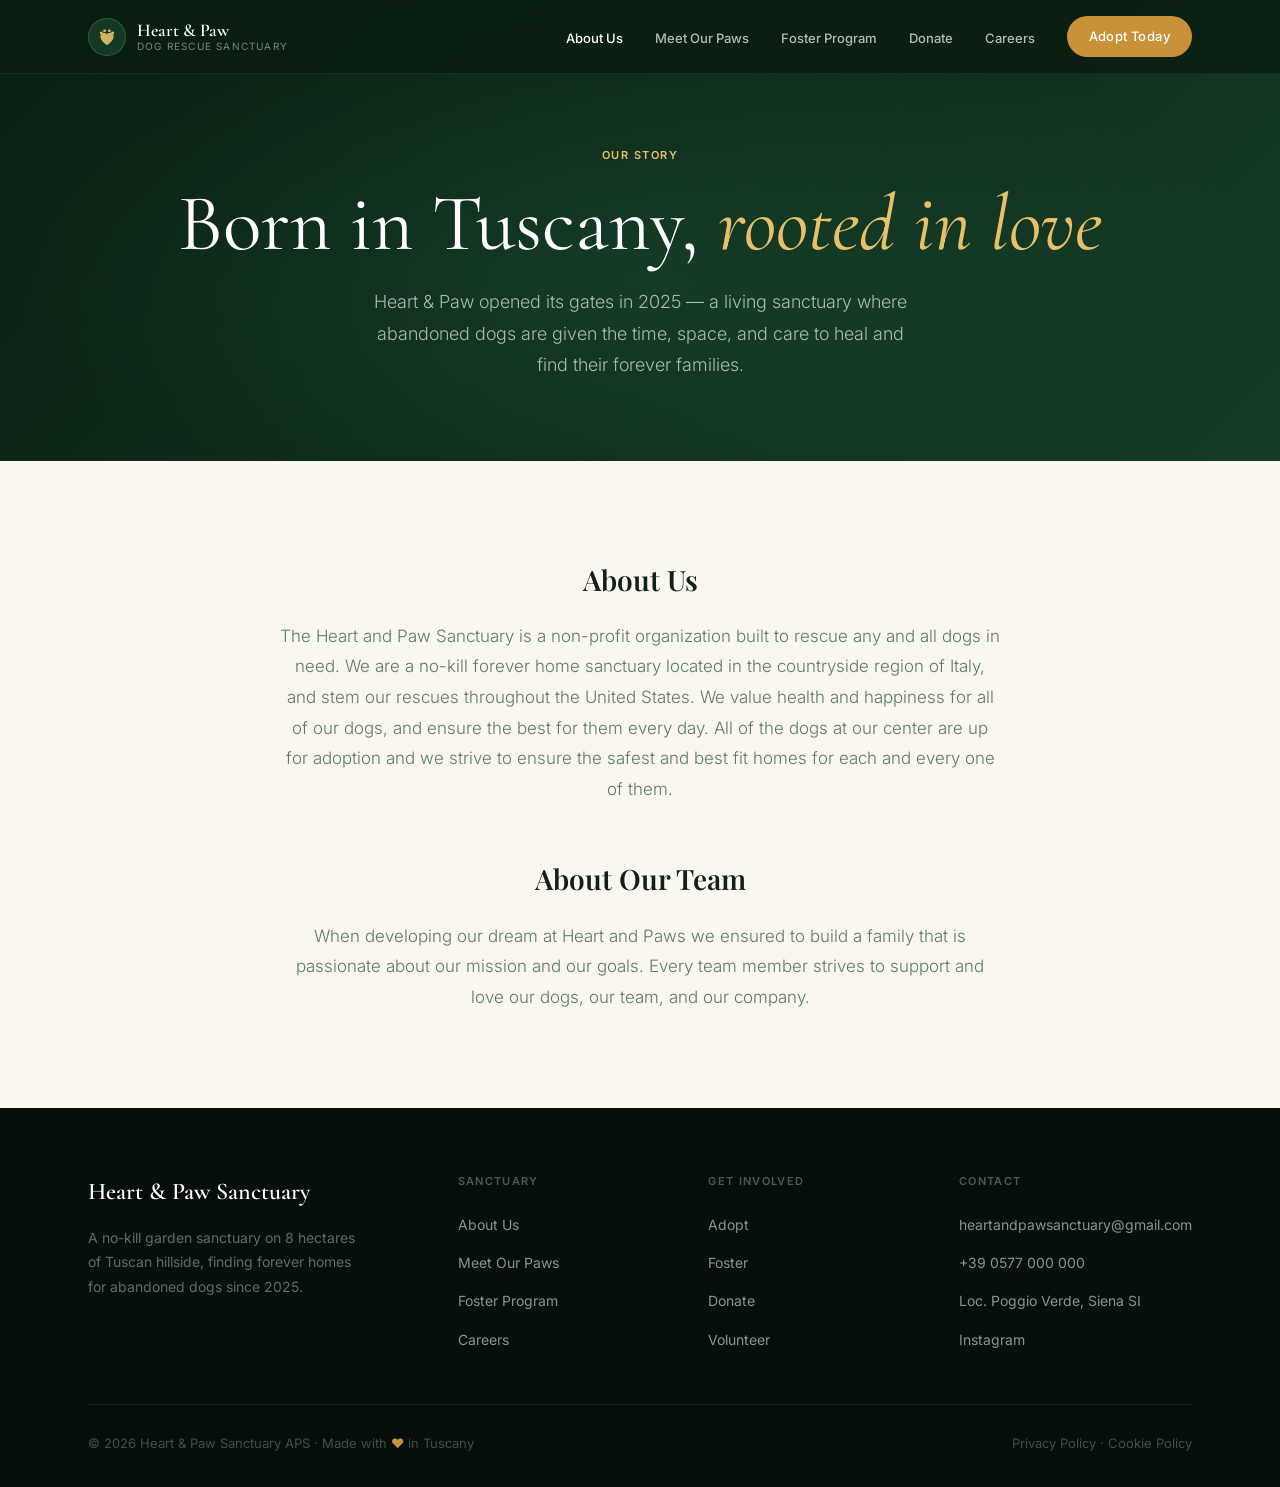
<file: about.html>
<!DOCTYPE html>
<html lang="en">
<head>
  <meta charset="UTF-8"/>
  <meta name="viewport" content="width=device-width, initial-scale=1.0"/>
  <title>About Us — Heart & Paw Sanctuary</title>
  <link rel="preconnect" href="https://fonts.googleapis.com"/>
  <link rel="preconnect" href="https://fonts.gstatic.com" crossorigin/>
  <link href="https://fonts.googleapis.com/css2?family=Playfair+Display:ital,wght@0,400;0,600;0,700;1,400;1,600&family=Cormorant+Garamond:ital,wght@0,300;0,400;0,600;1,300;1,400;1,600&family=Inter:wght@300;400;500;600&display=swap" rel="stylesheet"/>
  <link rel="stylesheet" href="shared.css"/>
  <style>
    .about-content {
      position: relative;
      padding-block: 96px;
      overflow: hidden;
    }
    .about-content::before {
      content: '';
      position: absolute;
      inset: -20px;
      background: url('https://images.unsplash.com/photo-1534430480872-3498386e7856?w=1600&q=80') center / cover no-repeat;
      filter: blur(10px);
      z-index: 0;
    }
    .about-content::after {
      content: '';
      position: absolute;
      inset: 0;
      background: rgba(251,248,241,0.65);
      z-index: 1;
    }
    .about-content-inner {
      position: relative;
      z-index: 2;
      max-width: 720px;
      margin-inline: auto;
      text-align: center;
    }
    .about-section-title {
      font-family: var(--font-serif);
      font-size: 28px;
      font-weight: 600;
      color: var(--text-dark);
      margin-bottom: 18px;
      margin-top: 52px;
    }
    .about-section-title:first-child { margin-top: 0; }
    .about-body {
      font-size: 17px;
      color: var(--text-soft);
      line-height: 1.8;
      font-weight: 300;
    }
  </style>
</head>
<body>

  <!-- NAV -->
  <nav class="nav">
    <div class="container nav-inner">
      <a href="index.html" class="nav-logo" aria-label="Heart and Paw Sanctuary home">
        <div class="nav-logo-mark">
          <svg viewBox="0 0 24 24" fill="none">
            <ellipse cx="5.2" cy="7" rx="1.9" ry="1.5" transform="rotate(-30 5.2 7)" fill="rgba(232,192,106,0.9)"/>
            <ellipse cx="9.2" cy="4.5" rx="1.9" ry="1.5" transform="rotate(-10 9.2 4.5)" fill="rgba(232,192,106,0.9)"/>
            <ellipse cx="14.8" cy="4.5" rx="1.9" ry="1.5" transform="rotate(10 14.8 4.5)" fill="rgba(232,192,106,0.9)"/>
            <ellipse cx="18.8" cy="7" rx="1.9" ry="1.5" transform="rotate(30 18.8 7)" fill="rgba(232,192,106,0.9)"/>
            <path d="M12 22C12 22 4 17 4 11.5C4 8.97 6.01 7 8.5 7C10.24 7 11.41 8.08 12 9C12.59 8.08 13.76 7 15.5 7C17.99 7 20 8.97 20 11.5C20 17 12 22 12 22Z" fill="rgba(232,192,106,0.9)"/>
          </svg>
        </div>
        <div class="nav-brand">
          <span class="nav-brand-top">Heart &amp; Paw</span>
          <span class="nav-brand-sub">Dog Rescue Sanctuary</span>
        </div>
      </a>
      <ul class="nav-links">
        <li><a href="about.html" class="active">About Us</a></li>
        <li><a href="index.html#dogs">Meet Our Paws</a></li>
        <li><a href="foster.html">Foster Program</a></li>
        <li><a href="donate.html">Donate</a></li>
        <li><a href="careers.html">Careers</a></li>
        <li><a href="index.html#contact" class="btn nav-cta">Adopt Today</a></li>
      </ul>
      <button class="nav-hamburger" aria-label="Toggle menu" onclick="toggleNav()">
        <span></span><span></span><span></span>
      </button>
    </div>
  </nav>

  <!-- PAGE HERO -->
  <section class="page-hero">
    <div class="container page-hero-content">
      <span class="tag">Our Story</span>
      <h1>Born in Tuscany, <em>rooted in love</em></h1>
      <p>Heart &amp; Paw opened its gates in 2025 — a living sanctuary where abandoned dogs are given the time, space, and care to heal and find their forever families.</p>
    </div>
  </section>

  <!-- ABOUT CONTENT -->
  <section class="about-content">
    <div class="container">
      <div class="about-content-inner reveal">
        <h2 class="about-section-title">About Us</h2>
        <p class="about-body">The Heart and Paw Sanctuary is a non-profit organization built to rescue any and all dogs in need. We are a no-kill forever home sanctuary located in the countryside region of Italy, and stem our rescues throughout the United States. We value health and happiness for all of our dogs, and ensure the best for them every day. All of the dogs at our center are up for adoption and we strive to ensure the safest and best fit homes for each and every one of them.</p>

        <h2 class="about-section-title">About Our Team</h2>
        <p class="about-body">When developing our dream at Heart and Paws we ensured to build a family that is passionate about our mission and our goals. Every team member strives to support and love our dogs, our team, and our company.</p>
      </div>
    </div>
  </section>

  <!-- FOOTER -->
  <footer class="footer">
    <div class="container">
      <div class="footer-grid">
        <div class="footer-brand">
          <div class="footer-brand-name">Heart &amp; Paw Sanctuary</div>
          <p>A no-kill garden sanctuary on 8 hectares of Tuscan hillside, finding forever homes for abandoned dogs since 2025.</p>
        </div>
        <div class="footer-col">
          <h4>Sanctuary</h4>
          <ul>
            <li><a href="about.html">About Us</a></li>
            <li><a href="index.html#dogs">Meet Our Paws</a></li>
            <li><a href="foster.html">Foster Program</a></li>
            <li><a href="careers.html">Careers</a></li>
          </ul>
        </div>
        <div class="footer-col">
          <h4>Get Involved</h4>
          <ul>
            <li><a href="index.html#contact">Adopt</a></li>
            <li><a href="foster.html">Foster</a></li>
            <li><a href="donate.html">Donate</a></li>
            <li><a href="index.html#contact">Volunteer</a></li>
          </ul>
        </div>
        <div class="footer-col">
          <h4>Contact</h4>
          <ul>
            <li><a href="mailto:heartandpawsanctuary@gmail.com">heartandpawsanctuary@gmail.com</a></li>
            <li><a href="tel:+390577000000">+39 0577 000 000</a></li>
            <li><a href="#">Loc. Poggio Verde, Siena SI</a></li>
            <li><a href="#">Instagram</a></li>
          </ul>
        </div>
      </div>
      <div class="footer-bottom">
        <p>© 2026 Heart &amp; Paw Sanctuary APS · Made with <span class="footer-heart">♥</span> in Tuscany</p>
        <p>Privacy Policy · Cookie Policy</p>
      </div>
    </div>
  </footer>

  <script>
    function toggleNav() {
      document.querySelector('.nav-links').classList.toggle('open');
      document.querySelector('.nav-hamburger').classList.toggle('open');
    }
    const observer = new IntersectionObserver(entries => {
      entries.forEach(e => { if (e.isIntersecting) { e.target.classList.add('visible'); observer.unobserve(e.target); } });
    }, { threshold: 0.1 });
    document.querySelectorAll('.reveal').forEach(el => observer.observe(el));
  </script>
</body>
</html>
</file>
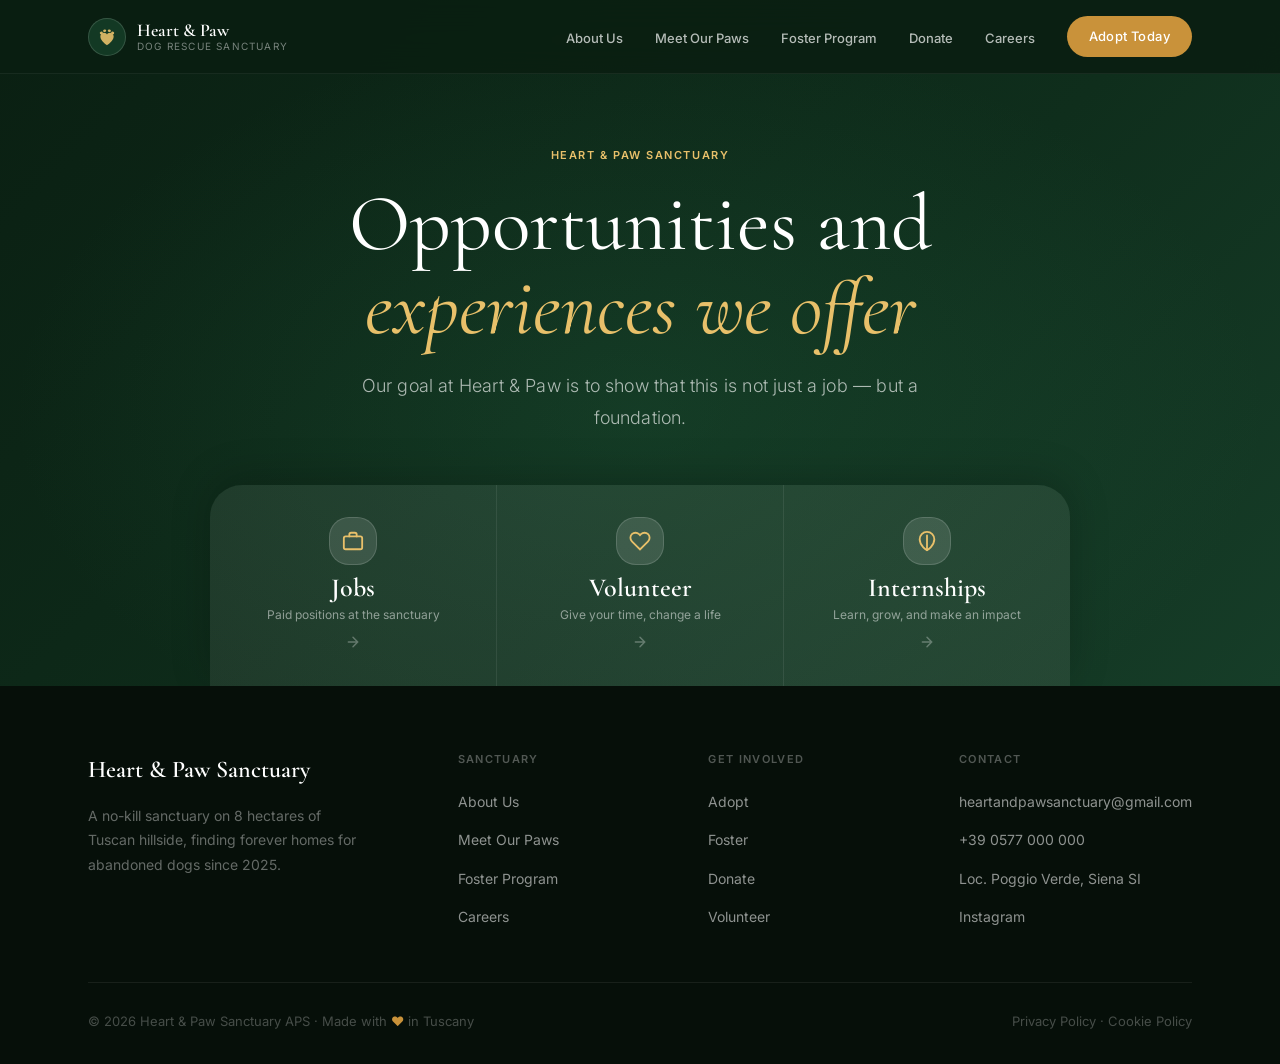
<file: careers.html>
<!DOCTYPE html>
<html lang="en">
<head>
  <meta charset="UTF-8"/>
  <meta name="viewport" content="width=device-width, initial-scale=1.0"/>
  <title>Careers — Heart & Paw Sanctuary</title>
  <link rel="preconnect" href="https://fonts.googleapis.com"/>
  <link rel="preconnect" href="https://fonts.gstatic.com" crossorigin/>
  <link href="https://fonts.googleapis.com/css2?family=Playfair+Display:ital,wght@0,400;0,600;0,700;1,400;1,600&family=Cormorant+Garamond:ital,wght@0,300;0,400;0,600;1,300;1,400;1,600&family=Inter:wght@300;400;500;600&display=swap" rel="stylesheet"/>
  <link rel="stylesheet" href="shared.css"/>
  <style>
    /* ── Careers hero ── */
    .careers-hero { padding-bottom: 0; }
    .careers-hero .page-hero-content { padding-bottom: 0; }
    .careers-mission {
      font-size: 16px;
      font-weight: 300;
      color: rgba(255,255,255,.55);
      max-width: 480px;
      margin-inline: auto;
      margin-top: 12px;
      margin-bottom: 52px;
      line-height: 1.65;
      letter-spacing: .01em;
    }
    .careers-nav-btns {
      display: flex;
      gap: 0;
      max-width: 860px;
      margin-inline: auto;
      border-radius: var(--radius-lg) var(--radius-lg) 0 0;
      overflow: hidden;
      box-shadow: 0 -8px 40px rgba(0,0,0,.2);
    }
    .careers-nav-btn {
      flex: 1;
      display: flex;
      flex-direction: column;
      align-items: center;
      gap: 6px;
      padding: 32px 24px 36px;
      background: rgba(255,255,255,.07);
      border: none;
      border-right: 1px solid rgba(255,255,255,.08);
      text-decoration: none;
      transition: background 250ms, transform 250ms;
      position: relative;
      overflow: hidden;
    }
    .careers-nav-btn:last-child { border-right: none; }
    .careers-nav-btn::after {
      content: '';
      position: absolute;
      bottom: 0; left: 0; right: 0;
      height: 3px;
      background: var(--gold);
      transform: scaleX(0);
      transition: transform 300ms ease;
      transform-origin: center;
    }
    .careers-nav-btn:hover { background: rgba(255,255,255,.13); transform: translateY(-3px); }
    .careers-nav-btn:hover::after { transform: scaleX(1); }
    .cnb-icon {
      width: 48px; height: 48px;
      background: rgba(255,255,255,.12);
      border-radius: var(--radius-md);
      display: flex; align-items: center; justify-content: center;
      margin-bottom: 4px;
      border: 1px solid rgba(255,255,255,.15);
    }
    .cnb-icon svg { width: 22px; height: 22px; color: var(--gold-light); }
    .cnb-label {
      font-family: var(--font-display);
      font-size: 26px;
      font-weight: 600;
      color: var(--white);
      line-height: 1;
    }
    .cnb-sub {
      font-size: 12px;
      color: rgba(255,255,255,.5);
      font-weight: 400;
      text-align: center;
      line-height: 1.4;
    }
    .cnb-arrow {
      width: 16px; height: 16px;
      color: rgba(255,255,255,.3);
      margin-top: 4px;
      transition: color 250ms, transform 250ms;
    }
    .careers-nav-btn:hover .cnb-arrow { color: var(--gold-light); transform: translateX(4px); }
    @media (max-width: 640px) {
      .careers-nav-btns { flex-direction: column; border-radius: var(--radius-lg) var(--radius-lg) 0 0; }
      .careers-nav-btn { border-right: none; border-bottom: 1px solid rgba(255,255,255,.08); flex-direction: row; padding: 20px 24px; }
      .careers-nav-btn:last-child { border-bottom: none; }
      .cnb-sub { text-align: left; }
    }

    /* ── Careers page ── */
    .perks { background: var(--ivory); }
    .perks-header { text-align: center; margin-bottom: 60px; }
    .perks-grid { display: grid; grid-template-columns: repeat(auto-fit, minmax(260px, 1fr)); gap: 24px; }
    .perk-card {
      padding: 30px 28px;
      border-radius: var(--radius-lg);
      background: var(--white);
      border: 1px solid var(--border-green);
      transition: transform 250ms, box-shadow 250ms;
    }
    .perk-card:hover { transform: translateY(-4px); box-shadow: var(--shadow-md); }
    .perk-icon {
      width: 52px; height: 52px;
      background: linear-gradient(135deg, var(--eden-forest), var(--eden-emerald));
      border-radius: var(--radius-md);
      display: flex; align-items: center; justify-content: center;
      margin-bottom: 18px;
      box-shadow: 0 4px 12px rgba(30,92,58,.25);
    }
    .perk-icon svg { width: 24px; height: 24px; color: var(--white); }
    .perk-card h4 { font-family: var(--font-display); font-size: 22px; font-weight: 600; color: var(--text-dark); margin-bottom: 8px; }
    .perk-card p { font-size: 14px; color: var(--text-soft); line-height: 1.7; }

    /* Roles */
    .roles { background: var(--ivory-warm); }
    .roles-header { margin-bottom: 48px; }
    .role-card {
      background: var(--white);
      border-radius: var(--radius-lg);
      border: 1px solid var(--border-green);
      overflow: hidden;
      margin-bottom: 20px;
      transition: box-shadow 250ms;
    }
    .role-card:hover { box-shadow: var(--shadow-md); }
    .role-header {
      display: flex;
      justify-content: space-between;
      align-items: center;
      padding: 28px 32px;
      cursor: pointer;
      gap: 20px;
      flex-wrap: wrap;
    }
    .role-left { flex: 1; }
    .role-dept {
      font-size: 11px;
      font-weight: 600;
      letter-spacing: .1em;
      text-transform: uppercase;
      color: var(--eden-sage);
      margin-bottom: 4px;
    }
    .role-title { font-family: var(--font-display); font-size: 24px; font-weight: 600; color: var(--text-dark); }
    .role-tags { display: flex; flex-wrap: wrap; gap: 8px; margin-top: 8px; }
    .role-tag {
      background: var(--ivory-warm);
      color: var(--text-soft);
      font-size: 12px;
      font-weight: 500;
      padding: 4px 12px;
      border-radius: var(--radius-full);
    }
    .role-right { display: flex; align-items: center; gap: 16px; }
    .role-arrow {
      width: 36px; height: 36px;
      border-radius: 50%;
      background: var(--ivory);
      border: 1px solid var(--border-green);
      display: flex; align-items: center; justify-content: center;
      transition: background 200ms, transform 300ms;
      flex-shrink: 0;
    }
    .role-arrow svg { width: 16px; height: 16px; color: var(--eden-rich); transition: transform 300ms; }
    .role-card.open .role-arrow { background: var(--eden-rich); }
    .role-card.open .role-arrow svg { color: var(--white); transform: rotate(45deg); }
    .role-body {
      max-height: 0;
      overflow: hidden;
      transition: max-height 400ms ease;
    }
    .role-body.open { max-height: 800px; }
    .role-body-inner { padding: 0 32px 32px; border-top: 1px solid var(--border-green); padding-top: 28px; }
    .role-body-inner p { font-size: 15px; color: var(--text-soft); line-height: 1.75; margin-bottom: 20px; }
    .role-reqs { margin-bottom: 24px; }
    .role-reqs h5 { font-size: 13px; font-weight: 600; letter-spacing: .06em; text-transform: uppercase; color: var(--text-mid); margin-bottom: 12px; }
    .role-reqs ul { list-style: none; display: flex; flex-direction: column; gap: 8px; }
    .role-reqs ul li { display: flex; gap: 10px; font-size: 14px; color: var(--text-soft); line-height: 1.6; }
    .role-reqs ul li::before { content: '—'; color: var(--eden-sage); flex-shrink: 0; }
    .apply-btn {
      display: inline-flex;
      align-items: center;
      gap: 8px;
      padding: 13px 26px;
      background: var(--eden-rich);
      color: var(--white);
      border-radius: var(--radius-full);
      font-size: 14px;
      font-weight: 600;
      transition: all 200ms;
    }
    .apply-btn:hover { background: var(--eden-forest); transform: translateY(-1px); }

    /* Spontaneous */
    .spontaneous {
      background: linear-gradient(135deg, var(--eden-deep), var(--eden-forest));
      padding-block: 80px;
    }
    .spontaneous-inner {
      display: grid;
      grid-template-columns: 1fr 1fr;
      gap: 64px;
      align-items: center;
    }
    @media (max-width: 840px) { .spontaneous-inner { grid-template-columns: 1fr; } }
    .spontaneous .tag { color: var(--gold-light); }
    .spontaneous .section-title { color: var(--white); }
    .spontaneous .section-sub { color: rgba(255,255,255,.62); }
    .spontaneous-form {
      background: rgba(255,255,255,.06);
      border: 1px solid rgba(255,255,255,.1);
      border-radius: var(--radius-lg);
      padding: 36px;
    }
    .spontaneous-form .form-label { color: rgba(255,255,255,.7); }
    .spontaneous-form .form-input,
    .spontaneous-form .form-select,
    .spontaneous-form .form-textarea {
      background: rgba(255,255,255,.08);
      border-color: rgba(255,255,255,.15);
      color: var(--white);
    }
    .spontaneous-form .form-input::placeholder,
    .spontaneous-form .form-textarea::placeholder { color: rgba(255,255,255,.35); }
    .spontaneous-form .form-input:focus,
    .spontaneous-form .form-textarea:focus,
    .spontaneous-form .form-select:focus {
      border-color: var(--gold-light);
      box-shadow: 0 0 0 3px rgba(232,192,106,.15);
    }
    .spontaneous-form .form-select { color: rgba(255,255,255,.6); }
    .spontaneous-form .form-select option { background: var(--eden-deep); color: var(--white); }
    .spont-submit {
      width: 100%;
      justify-content: center;
      padding: 15px;
      background: var(--gold);
      color: var(--white);
      border-radius: var(--radius-sm);
      font-size: 15px;
      font-weight: 600;
    }
    .spont-submit:hover { background: #B07B2A; transform: translateY(-2px); }
  </style>
</head>
<body>

  <!-- NAV -->
  <nav class="nav">
    <div class="container nav-inner">
      <a href="index.html" class="nav-logo">
        <div class="nav-logo-mark">
          <svg viewBox="0 0 24 24" fill="none">
            <ellipse cx="5.2" cy="7" rx="1.9" ry="1.5" transform="rotate(-30 5.2 7)" fill="rgba(232,192,106,0.9)"/>
            <ellipse cx="9.2" cy="4.5" rx="1.9" ry="1.5" transform="rotate(-10 9.2 4.5)" fill="rgba(232,192,106,0.9)"/>
            <ellipse cx="14.8" cy="4.5" rx="1.9" ry="1.5" transform="rotate(10 14.8 4.5)" fill="rgba(232,192,106,0.9)"/>
            <ellipse cx="18.8" cy="7" rx="1.9" ry="1.5" transform="rotate(30 18.8 7)" fill="rgba(232,192,106,0.9)"/>
            <path d="M12 22C12 22 4 17 4 11.5C4 8.97 6.01 7 8.5 7C10.24 7 11.41 8.08 12 9C12.59 8.08 13.76 7 15.5 7C17.99 7 20 8.97 20 11.5C20 17 12 22 12 22Z" fill="rgba(232,192,106,0.9)"/>
          </svg>
        </div>
        <div class="nav-brand">
          <span class="nav-brand-top">Heart &amp; Paw</span>
          <span class="nav-brand-sub">Dog Rescue Sanctuary</span>
        </div>
      </a>
      <ul class="nav-links">
        <li><a href="about.html">About Us</a></li>
        <li><a href="index.html#dogs">Meet Our Paws</a></li>
        <li><a href="foster.html">Foster Program</a></li>
        <li><a href="donate.html">Donate</a></li>
        <li><a href="careers.html">Careers</a></li>
        <li><a href="index.html#contact" class="btn nav-cta">Adopt Today</a></li>
      </ul>
      <button class="nav-hamburger" aria-label="Toggle menu" onclick="toggleNav()">
        <span></span><span></span><span></span>
      </button>
    </div>
  </nav>

  <!-- PAGE HERO -->
  <section class="page-hero careers-hero">
    <div class="container page-hero-content">
      <span class="tag">Heart &amp; Paw Sanctuary</span>
      <h1>Opportunities and<br/><em>experiences we offer</em></h1>
      <p class="careers-mission">Our goal at Heart &amp; Paw is to show that this is not just a job — but a foundation.</p>
      <div class="careers-nav-btns">
        <a href="jobs.html" class="careers-nav-btn">
          <div class="cnb-icon">
            <svg viewBox="0 0 24 24" fill="none" stroke="currentColor" stroke-width="2" stroke-linecap="round" aria-hidden="true"><rect x="2" y="7" width="20" height="14" rx="2"/><path d="M16 7V5a2 2 0 0 0-2-2h-4a2 2 0 0 0-2 2v2"/></svg>
          </div>
          <span class="cnb-label">Jobs</span>
          <span class="cnb-sub">Paid positions at the sanctuary</span>
          <svg class="cnb-arrow" viewBox="0 0 24 24" fill="none" stroke="currentColor" stroke-width="2.2" stroke-linecap="round" aria-hidden="true"><path d="M5 12h14M12 5l7 7-7 7"/></svg>
        </a>
        <a href="volunteer.html" class="careers-nav-btn">
          <div class="cnb-icon">
            <svg viewBox="0 0 24 24" fill="none" stroke="currentColor" stroke-width="2" stroke-linecap="round" aria-hidden="true"><path d="M20.84 4.61a5.5 5.5 0 0 0-7.78 0L12 5.67l-1.06-1.06a5.5 5.5 0 0 0-7.78 7.78l1.06 1.06L12 21.23l7.78-7.78 1.06-1.06a5.5 5.5 0 0 0 0-7.78z"/></svg>
          </div>
          <span class="cnb-label">Volunteer</span>
          <span class="cnb-sub">Give your time, change a life</span>
          <svg class="cnb-arrow" viewBox="0 0 24 24" fill="none" stroke="currentColor" stroke-width="2.2" stroke-linecap="round" aria-hidden="true"><path d="M5 12h14M12 5l7 7-7 7"/></svg>
        </a>
        <a href="internships.html" class="careers-nav-btn">
          <div class="cnb-icon">
            <svg viewBox="0 0 24 24" fill="none" stroke="currentColor" stroke-width="2" stroke-linecap="round" aria-hidden="true"><path d="M12 22c0 0-8-4.5-8-11.8A8 8 0 0 1 12 2a8 8 0 0 1 8 8.2c0 7.3-8 11.8-8 11.8z"/><path d="M12 22V6"/></svg>
          </div>
          <span class="cnb-label">Internships</span>
          <span class="cnb-sub">Learn, grow, and make an impact</span>
          <svg class="cnb-arrow" viewBox="0 0 24 24" fill="none" stroke="currentColor" stroke-width="2.2" stroke-linecap="round" aria-hidden="true"><path d="M5 12h14M12 5l7 7-7 7"/></svg>
        </a>
      </div>
    </div>
  </section>


  <!-- FOOTER -->
  <footer class="footer">
    <div class="container">
      <div class="footer-grid">
        <div class="footer-brand">
          <div class="footer-brand-name">Heart &amp; Paw Sanctuary</div>
          <p>A no-kill sanctuary on 8 hectares of Tuscan hillside, finding forever homes for abandoned dogs since 2025.</p>
        </div>
        <div class="footer-col">
          <h4>Sanctuary</h4>
          <ul>
            <li><a href="about.html">About Us</a></li>
            <li><a href="index.html#dogs">Meet Our Paws</a></li>
            <li><a href="foster.html">Foster Program</a></li>
            <li><a href="careers.html">Careers</a></li>
          </ul>
        </div>
        <div class="footer-col">
          <h4>Get Involved</h4>
          <ul>
            <li><a href="index.html#contact">Adopt</a></li>
            <li><a href="foster.html">Foster</a></li>
            <li><a href="donate.html">Donate</a></li>
            <li><a href="index.html#contact">Volunteer</a></li>
          </ul>
        </div>
        <div class="footer-col">
          <h4>Contact</h4>
          <ul>
            <li><a href="mailto:heartandpawsanctuary@gmail.com">heartandpawsanctuary@gmail.com</a></li>
            <li><a href="tel:+390577000000">+39 0577 000 000</a></li>
            <li><a href="#">Loc. Poggio Verde, Siena SI</a></li>
            <li><a href="#">Instagram</a></li>
          </ul>
        </div>
      </div>
      <div class="footer-bottom">
        <p>© 2026 Heart &amp; Paw Sanctuary APS · Made with <span class="footer-heart">♥</span> in Tuscany</p>
        <p>Privacy Policy · Cookie Policy</p>
      </div>
    </div>
  </footer>

  <script>
    function toggleNav() {
      document.querySelector(".nav-links").classList.toggle("open");
      document.querySelector(".nav-hamburger").classList.toggle("open");
    }
    const observer = new IntersectionObserver(entries => {
      entries.forEach(e => { if (e.isIntersecting) { e.target.classList.add('visible'); observer.unobserve(e.target); } });
    }, { threshold: 0.1 });
    document.querySelectorAll('.reveal').forEach(el => observer.observe(el));

    function toggleRole(card) {
      const isOpen = card.classList.contains('open');
      document.querySelectorAll('.role-card').forEach(c => { c.classList.remove('open'); c.querySelector('.role-body').classList.remove('open'); });
      if (!isOpen) { card.classList.add('open'); card.querySelector('.role-body').classList.add('open'); }
    }

    function handleSpont(e) {
      e.preventDefault();
      const btn = e.target.querySelector('.spont-submit');
      btn.textContent = '✓ Sent! We\'ll be in touch soon.';
      btn.disabled = true;
      return false;
    }
  </script>
</body>
</html>
</file>
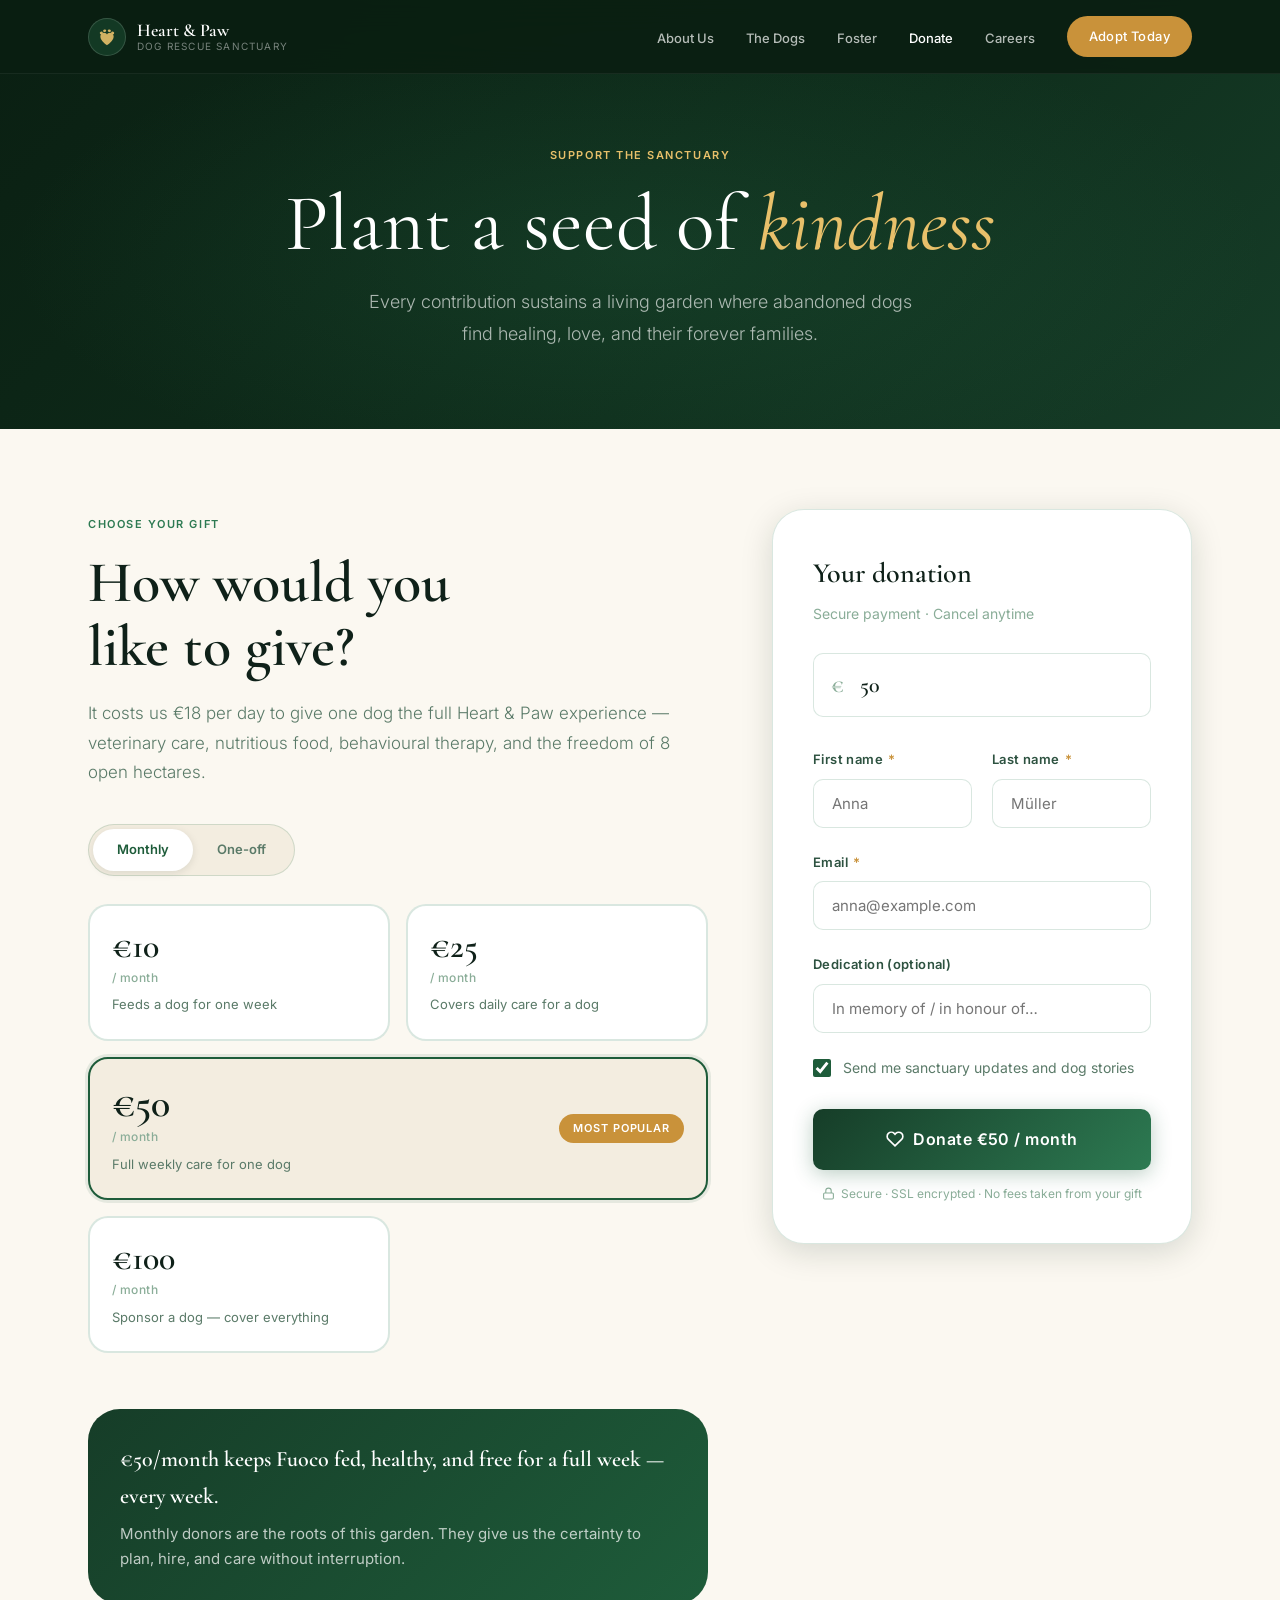
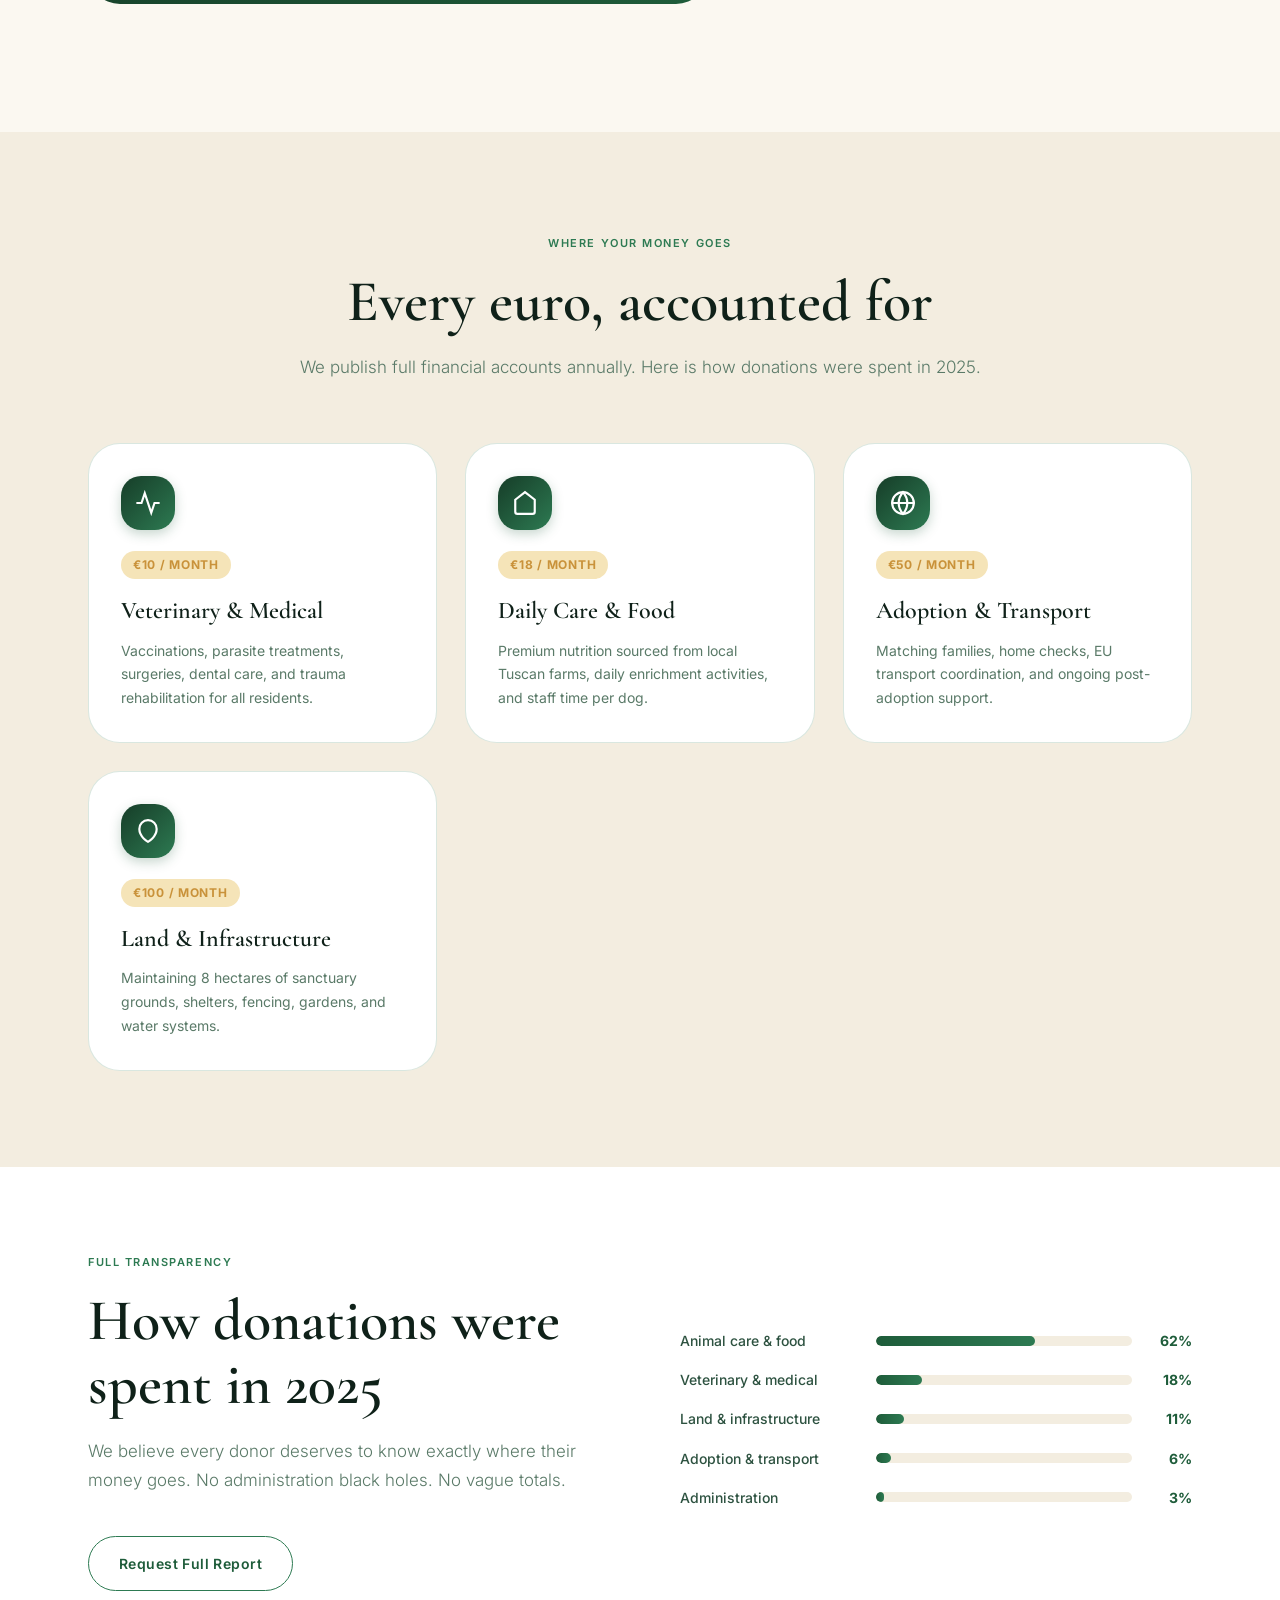
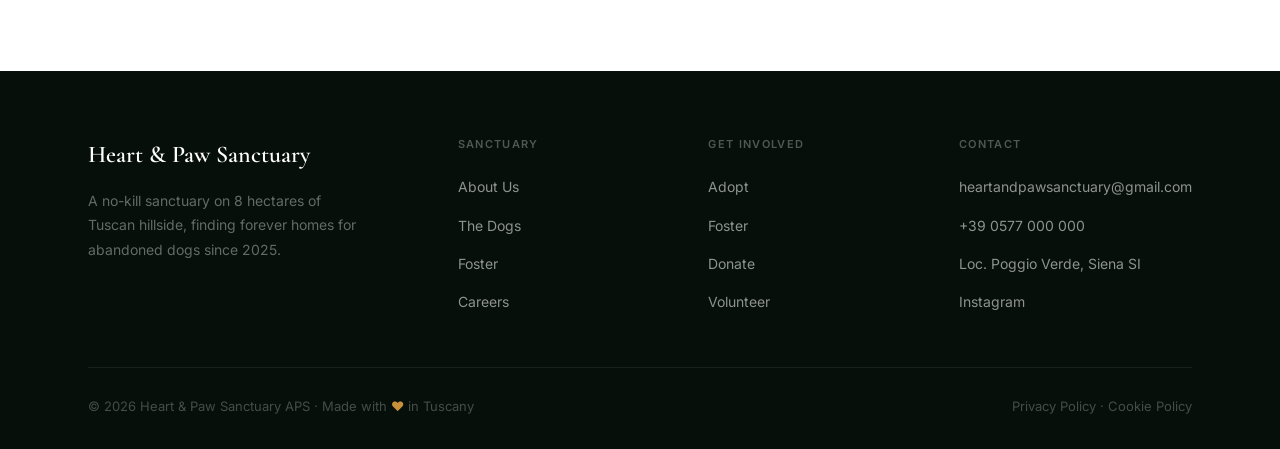
<file: donate.html>
<!DOCTYPE html>
<html lang="en">
<head>
  <meta charset="UTF-8"/>
  <meta name="viewport" content="width=device-width, initial-scale=1.0"/>
  <title>Donate — Heart & Paw Sanctuary</title>
  <link rel="preconnect" href="https://fonts.googleapis.com"/>
  <link rel="preconnect" href="https://fonts.gstatic.com" crossorigin/>
  <link href="https://fonts.googleapis.com/css2?family=Playfair+Display:ital,wght@0,400;0,600;0,700;1,400;1,600&family=Cormorant+Garamond:ital,wght@0,300;0,400;0,600;1,300;1,400;1,600&family=Inter:wght@300;400;500;600&display=swap" rel="stylesheet"/>
  <link rel="stylesheet" href="shared.css"/>
  <style>
    /* ── Donate page styles ── */
    .donate-main {
      background: var(--ivory);
      padding-top: 80px;
    }
    .donate-layout {
      display: grid;
      grid-template-columns: 1fr 420px;
      gap: 64px;
      align-items: start;
    }
    @media (max-width: 960px) { .donate-layout { grid-template-columns: 1fr; } }

    /* Tier cards */
    .tiers-section { margin-bottom: 56px; }
    .tiers-grid {
      display: grid;
      grid-template-columns: repeat(2, 1fr);
      gap: 16px;
      margin-bottom: 16px;
    }
    .tier-card {
      border: 2px solid var(--border-green);
      border-radius: var(--radius-md);
      padding: 24px 22px;
      cursor: pointer;
      transition: border-color 220ms, background 220ms, box-shadow 220ms;
      background: var(--white);
      text-align: left;
      width: 100%;
      font-family: var(--font-sans);
    }
    .tier-card:hover { border-color: var(--eden-emerald); background: var(--ivory); }
    .tier-card.selected {
      border-color: var(--eden-rich);
      background: var(--ivory-warm);
      box-shadow: 0 0 0 3px rgba(30,92,58,.1);
    }
    .tier-amount {
      font-family: var(--font-display);
      font-size: 34px;
      font-weight: 600;
      color: var(--text-dark);
      line-height: 1;
      margin-bottom: 4px;
    }
    .tier-freq { font-size: 12px; color: var(--text-muted); font-weight: 500; letter-spacing: .04em; }
    .tier-label { font-size: 13px; color: var(--text-soft); margin-top: 8px; line-height: 1.5; }
    .tier-featured {
      grid-column: 1 / -1;
      display: flex;
      align-items: center;
      justify-content: space-between;
      flex-wrap: wrap;
      gap: 12px;
    }
    .tier-featured .tier-amount { font-size: 40px; }
    .tier-badge {
      background: var(--gold);
      color: var(--white);
      font-size: 11px;
      font-weight: 600;
      letter-spacing: .08em;
      text-transform: uppercase;
      padding: 5px 14px;
      border-radius: var(--radius-full);
    }

    /* Custom amount */
    .custom-amount-wrap { position: relative; margin-bottom: 32px; }
    .currency-prefix {
      position: absolute;
      left: 18px;
      top: 50%;
      transform: translateY(-50%);
      font-family: var(--font-display);
      font-size: 22px;
      font-weight: 600;
      color: var(--text-muted);
      pointer-events: none;
    }
    .custom-amount-input {
      width: 100%;
      padding: 18px 18px 18px 46px;
      border: 1.5px solid var(--border-green);
      border-radius: var(--radius-sm);
      font-size: 22px;
      font-family: var(--font-display);
      font-weight: 600;
      color: var(--text-dark);
      background: var(--white);
      transition: border-color 200ms, box-shadow 200ms;
    }
    .custom-amount-input:focus {
      outline: none;
      border-color: var(--eden-emerald);
      box-shadow: 0 0 0 3px rgba(45,122,82,.1);
    }

    /* Frequency toggle */
    .freq-toggle {
      display: inline-flex;
      background: var(--ivory-warm);
      border: 1px solid var(--border-green);
      border-radius: var(--radius-full);
      padding: 4px;
      margin-bottom: 28px;
    }
    .freq-btn {
      padding: 10px 24px;
      border-radius: var(--radius-full);
      font-size: 13px;
      font-weight: 600;
      color: var(--text-soft);
      transition: all 200ms;
      background: transparent;
      border: none;
      cursor: pointer;
    }
    .freq-btn.active {
      background: var(--white);
      color: var(--eden-rich);
      box-shadow: var(--shadow-sm);
    }

    /* Impact callout */
    .impact-callout {
      background: linear-gradient(135deg, var(--eden-forest), var(--eden-rich));
      border-radius: var(--radius-lg);
      padding: 32px;
      color: var(--white);
      margin-bottom: 32px;
    }
    .impact-callout h4 {
      font-family: var(--font-display);
      font-size: 22px;
      font-weight: 600;
      margin-bottom: 8px;
    }
    .impact-callout p { font-size: 15px; color: rgba(255,255,255,.72); line-height: 1.65; }

    /* Donate form card */
    .donate-form-card {
      background: var(--white);
      border-radius: var(--radius-lg);
      padding: 40px;
      box-shadow: var(--shadow-md);
      border: 1px solid var(--border-green);
      position: sticky;
      top: 100px;
    }
    .donate-form-card h3 {
      font-family: var(--font-display);
      font-size: 28px;
      font-weight: 600;
      color: var(--text-dark);
      margin-bottom: 6px;
    }
    .donate-form-card .sub { font-size: 14px; color: var(--text-muted); margin-bottom: 28px; }
    .submit-btn {
      width: 100%;
      justify-content: center;
      padding: 17px;
      font-size: 16px;
      background: linear-gradient(135deg, var(--eden-forest), var(--eden-emerald));
      color: var(--white);
      border-radius: var(--radius-sm);
      box-shadow: 0 4px 20px rgba(30,92,58,.3);
      margin-top: 6px;
    }
    .submit-btn:hover { opacity: .9; transform: translateY(-2px); box-shadow: 0 8px 28px rgba(30,92,58,.4); }
    .secure-note {
      display: flex;
      align-items: center;
      justify-content: center;
      gap: 6px;
      font-size: 12px;
      color: var(--text-muted);
      margin-top: 14px;
    }
    .secure-note svg { width: 13px; height: 13px; }

    /* Impact breakdown */
    .impact-breakdown { background: var(--ivory-warm); }
    .impact-header { text-align: center; margin-bottom: 60px; }
    .impact-items { display: grid; grid-template-columns: repeat(auto-fit, minmax(260px, 1fr)); gap: 28px; }
    .impact-item {
      background: var(--white);
      border-radius: var(--radius-lg);
      padding: 32px;
      border: 1px solid var(--border-green);
      transition: transform 250ms, box-shadow 250ms;
    }
    .impact-item:hover { transform: translateY(-4px); box-shadow: var(--shadow-md); }
    .impact-icon {
      width: 54px; height: 54px;
      background: linear-gradient(135deg, var(--eden-forest), var(--eden-emerald));
      border-radius: var(--radius-md);
      display: flex; align-items: center; justify-content: center;
      margin-bottom: 20px;
      box-shadow: 0 4px 12px rgba(30,92,58,.25);
    }
    .impact-icon svg { width: 26px; height: 26px; color: var(--white); }
    .impact-item h4 { font-family: var(--font-display); font-size: 24px; font-weight: 600; color: var(--text-dark); margin-bottom: 8px; }
    .impact-item p { font-size: 14px; color: var(--text-soft); line-height: 1.7; }
    .impact-amount {
      display: inline-block;
      background: var(--gold-pale);
      color: var(--gold);
      font-size: 12px;
      font-weight: 700;
      letter-spacing: .06em;
      text-transform: uppercase;
      padding: 4px 12px;
      border-radius: var(--radius-full);
      margin-bottom: 12px;
    }

    /* Transparency */
    .transparency {
      background: var(--white);
      padding-block: 80px;
    }
    .transparency-inner {
      display: grid;
      grid-template-columns: 1fr 1fr;
      gap: 80px;
      align-items: center;
    }
    @media (max-width: 840px) { .transparency-inner { grid-template-columns: 1fr; } }
    .pie-wrap {
      display: flex;
      flex-direction: column;
      gap: 16px;
    }
    .pie-row {
      display: flex;
      align-items: center;
      gap: 16px;
    }
    .pie-bar-bg {
      flex: 1;
      height: 10px;
      background: var(--ivory-warm);
      border-radius: var(--radius-full);
      overflow: hidden;
    }
    .pie-bar-fill {
      height: 100%;
      border-radius: var(--radius-full);
      background: linear-gradient(90deg, var(--eden-rich), var(--eden-emerald));
      transition: width 1s ease;
    }
    .pie-label { font-size: 14px; font-weight: 500; color: var(--text-mid); min-width: 180px; }
    .pie-pct { font-size: 14px; font-weight: 700; color: var(--eden-rich); min-width: 44px; text-align: right; }
  </style>
</head>
<body>

  <!-- NAV -->
  <nav class="nav">
    <div class="container nav-inner">
      <a href="index.html" class="nav-logo">
        <div class="nav-logo-mark">
          <svg viewBox="0 0 24 24" fill="none">
            <ellipse cx="5.2" cy="7" rx="1.9" ry="1.5" transform="rotate(-30 5.2 7)" fill="rgba(232,192,106,0.9)"/>
            <ellipse cx="9.2" cy="4.5" rx="1.9" ry="1.5" transform="rotate(-10 9.2 4.5)" fill="rgba(232,192,106,0.9)"/>
            <ellipse cx="14.8" cy="4.5" rx="1.9" ry="1.5" transform="rotate(10 14.8 4.5)" fill="rgba(232,192,106,0.9)"/>
            <ellipse cx="18.8" cy="7" rx="1.9" ry="1.5" transform="rotate(30 18.8 7)" fill="rgba(232,192,106,0.9)"/>
            <path d="M12 22C12 22 4 17 4 11.5C4 8.97 6.01 7 8.5 7C10.24 7 11.41 8.08 12 9C12.59 8.08 13.76 7 15.5 7C17.99 7 20 8.97 20 11.5C20 17 12 22 12 22Z" fill="rgba(232,192,106,0.9)"/>
          </svg>
        </div>
        <div class="nav-brand">
          <span class="nav-brand-top">Heart &amp; Paw</span>
          <span class="nav-brand-sub">Dog Rescue Sanctuary</span>
        </div>
      </a>
      <ul class="nav-links">
        <li><a href="about.html">About Us</a></li>
        <li><a href="index.html#dogs">The Dogs</a></li>
        <li><a href="foster.html">Foster</a></li>
        <li><a href="donate.html" class="active">Donate</a></li>
        <li><a href="careers.html">Careers</a></li>
        <li><a href="index.html#contact" class="btn nav-cta">Adopt Today</a></li>
      </ul>
      <button class="nav-hamburger" aria-label="Toggle menu" onclick="toggleNav()">
        <span></span><span></span><span></span>
      </button>
    </div>
  </nav>

  <!-- PAGE HERO -->
  <section class="page-hero">
    <div class="container page-hero-content">
      <span class="tag">Support the Sanctuary</span>
      <h1>Plant a seed of <em>kindness</em></h1>
      <p>Every contribution sustains a living garden where abandoned dogs find healing, love, and their forever families.</p>
    </div>
  </section>

  <!-- MAIN DONATE SECTION -->
  <section class="section donate-main">
    <div class="container">
      <div class="donate-layout">

        <!-- LEFT: explanation + tiers -->
        <div class="reveal">
          <span class="tag">Choose Your Gift</span>
          <h2 class="section-title">How would you<br/>like to give?</h2>
          <p class="section-sub" style="margin-bottom:36px">
            It costs us €18 per day to give one dog the full Heart &amp; Paw experience — veterinary care, nutritious food, behavioural therapy, and the freedom of 8 open hectares.
          </p>

          <div class="freq-toggle" role="group" aria-label="Donation frequency">
            <button class="freq-btn active" onclick="setFreq(this,'Monthly')">Monthly</button>
            <button class="freq-btn" onclick="setFreq(this,'One-off')">One-off</button>
          </div>

          <div class="tiers-section">
            <div class="tiers-grid">
              <button class="tier-card" onclick="selectTier(this,'10')" type="button">
                <div class="tier-amount">€10</div>
                <div class="tier-freq" id="freq-label">/ month</div>
                <div class="tier-label">Feeds a dog for one week</div>
              </button>
              <button class="tier-card" onclick="selectTier(this,'25')" type="button">
                <div class="tier-amount">€25</div>
                <div class="tier-freq" id="freq-label">/ month</div>
                <div class="tier-label">Covers daily care for a dog</div>
              </button>
              <button class="tier-card tier-featured selected" onclick="selectTier(this,'50')" type="button">
                <div>
                  <div class="tier-amount">€50</div>
                  <div class="tier-freq">/ month</div>
                  <div class="tier-label">Full weekly care for one dog</div>
                </div>
                <span class="tier-badge">Most popular</span>
              </button>
              <button class="tier-card" onclick="selectTier(this,'100')" type="button">
                <div class="tier-amount">€100</div>
                <div class="tier-freq">/ month</div>
                <div class="tier-label">Sponsor a dog — cover everything</div>
              </button>
            </div>
          </div>

          <div class="impact-callout reveal">
            <h4 id="impact-text">€50/month keeps Fuoco fed, healthy, and free for a full week — every week.</h4>
            <p>Monthly donors are the roots of this garden. They give us the certainty to plan, hire, and care without interruption.</p>
          </div>
        </div>

        <!-- RIGHT: form card -->
        <div class="donate-form-card reveal reveal-delay-1">
          <h3>Your donation</h3>
          <p class="sub">Secure payment · Cancel anytime</p>

          <div class="custom-amount-wrap">
            <span class="currency-prefix">€</span>
            <input
              type="number"
              class="custom-amount-input"
              id="amount-input"
              value="50"
              min="1"
              placeholder="Enter amount"
              aria-label="Donation amount in euros"
            />
          </div>

          <form onsubmit="return handleDonate(event)">
            <div class="form-row">
              <div class="form-group">
                <label class="form-label" for="d-first">First name <span>*</span></label>
                <input id="d-first" type="text" class="form-input" placeholder="Anna" required autocomplete="given-name"/>
              </div>
              <div class="form-group">
                <label class="form-label" for="d-last">Last name <span>*</span></label>
                <input id="d-last" type="text" class="form-input" placeholder="Müller" required autocomplete="family-name"/>
              </div>
            </div>
            <div class="form-group">
              <label class="form-label" for="d-email">Email <span>*</span></label>
              <input id="d-email" type="email" class="form-input" placeholder="anna@example.com" required autocomplete="email"/>
            </div>
            <div class="form-group">
              <label class="form-label" for="d-message">Dedication (optional)</label>
              <input id="d-message" type="text" class="form-input" placeholder="In memory of / in honour of…"/>
            </div>
            <div class="form-group">
              <div class="form-check">
                <input type="checkbox" id="d-updates" checked/>
                <label for="d-updates">Send me sanctuary updates and dog stories</label>
              </div>
            </div>
            <button type="submit" class="btn submit-btn">
              <svg width="18" height="18" viewBox="0 0 24 24" fill="none" stroke="currentColor" stroke-width="2.2" stroke-linecap="round" aria-hidden="true"><path d="M20.84 4.61a5.5 5.5 0 0 0-7.78 0L12 5.67l-1.06-1.06a5.5 5.5 0 0 0-7.78 7.78l1.06 1.06L12 21.23l7.78-7.78 1.06-1.06a5.5 5.5 0 0 0 0-7.78z"/></svg>
              Donate €50 / month
            </button>
            <p class="secure-note">
              <svg viewBox="0 0 24 24" fill="none" stroke="currentColor" stroke-width="2" aria-hidden="true"><rect x="3" y="11" width="18" height="11" rx="2"/><path d="M7 11V7a5 5 0 0 1 10 0v4"/></svg>
              Secure · SSL encrypted · No fees taken from your gift
            </p>
          </form>
        </div>

      </div>
    </div>
  </section>

  <!-- IMPACT BREAKDOWN -->
  <section class="section impact-breakdown">
    <div class="container">
      <div class="impact-header">
        <span class="tag">Where Your Money Goes</span>
        <h2 class="section-title">Every euro, accounted for</h2>
        <p class="section-sub" style="margin-inline:auto;text-align:center">We publish full financial accounts annually. Here is how donations were spent in 2025.</p>
      </div>
      <div class="impact-items">
        <div class="impact-item reveal">
          <div class="impact-icon"><svg viewBox="0 0 24 24" fill="none" stroke="currentColor" stroke-width="2" stroke-linecap="round"><path d="M22 12h-4l-3 9L9 3l-3 9H2"/></svg></div>
          <span class="impact-amount">€10 / month</span>
          <h4>Veterinary &amp; Medical</h4>
          <p>Vaccinations, parasite treatments, surgeries, dental care, and trauma rehabilitation for all residents.</p>
        </div>
        <div class="impact-item reveal reveal-delay-1">
          <div class="impact-icon"><svg viewBox="0 0 24 24" fill="none" stroke="currentColor" stroke-width="2" stroke-linecap="round"><path d="M3 9l9-7 9 7v11a2 2 0 0 1-2 2H5a2 2 0 0 1-2-2z"/></svg></div>
          <span class="impact-amount">€18 / month</span>
          <h4>Daily Care &amp; Food</h4>
          <p>Premium nutrition sourced from local Tuscan farms, daily enrichment activities, and staff time per dog.</p>
        </div>
        <div class="impact-item reveal reveal-delay-2">
          <div class="impact-icon"><svg viewBox="0 0 24 24" fill="none" stroke="currentColor" stroke-width="2" stroke-linecap="round"><circle cx="12" cy="12" r="10"/><line x1="2" y1="12" x2="22" y2="12"/><path d="M12 2a15.3 15.3 0 0 1 4 10 15.3 15.3 0 0 1-4 10 15.3 15.3 0 0 1-4-10 15.3 15.3 0 0 1 4-10z"/></svg></div>
          <span class="impact-amount">€50 / month</span>
          <h4>Adoption &amp; Transport</h4>
          <p>Matching families, home checks, EU transport coordination, and ongoing post-adoption support.</p>
        </div>
        <div class="impact-item reveal">
          <div class="impact-icon"><svg viewBox="0 0 24 24" fill="none" stroke="currentColor" stroke-width="2" stroke-linecap="round"><path d="M12 22c0 0-8-4.5-8-11.8A8 8 0 0 1 12 2a8 8 0 0 1 8 8.2c0 7.3-8 11.8-8 11.8z"/></svg></div>
          <span class="impact-amount">€100 / month</span>
          <h4>Land &amp; Infrastructure</h4>
          <p>Maintaining 8 hectares of sanctuary grounds, shelters, fencing, gardens, and water systems.</p>
        </div>
      </div>
    </div>
  </section>

  <!-- TRANSPARENCY -->
  <section class="section transparency">
    <div class="container">
      <div class="transparency-inner">
        <div class="reveal">
          <span class="tag">Full Transparency</span>
          <h2 class="section-title">How donations were spent in 2025</h2>
          <p class="section-sub" style="margin-bottom:40px">We believe every donor deserves to know exactly where their money goes. No administration black holes. No vague totals.</p>
          <a href="mailto:heartandpawsanctuary@gmail.com" class="btn btn-outline-eden">Request Full Report</a>
        </div>
        <div class="reveal reveal-delay-1">
          <div class="pie-wrap">
            <div class="pie-row">
              <span class="pie-label">Animal care &amp; food</span>
              <div class="pie-bar-bg"><div class="pie-bar-fill" style="width:62%"></div></div>
              <span class="pie-pct">62%</span>
            </div>
            <div class="pie-row">
              <span class="pie-label">Veterinary &amp; medical</span>
              <div class="pie-bar-bg"><div class="pie-bar-fill" style="width:18%"></div></div>
              <span class="pie-pct">18%</span>
            </div>
            <div class="pie-row">
              <span class="pie-label">Land &amp; infrastructure</span>
              <div class="pie-bar-bg"><div class="pie-bar-fill" style="width:11%"></div></div>
              <span class="pie-pct">11%</span>
            </div>
            <div class="pie-row">
              <span class="pie-label">Adoption &amp; transport</span>
              <div class="pie-bar-bg"><div class="pie-bar-fill" style="width:6%"></div></div>
              <span class="pie-pct">6%</span>
            </div>
            <div class="pie-row">
              <span class="pie-label">Administration</span>
              <div class="pie-bar-bg"><div class="pie-bar-fill" style="width:3%"></div></div>
              <span class="pie-pct">3%</span>
            </div>
          </div>
        </div>
      </div>
    </div>
  </section>

  <!-- FOOTER -->
  <footer class="footer">
    <div class="container">
      <div class="footer-grid">
        <div class="footer-brand">
          <div class="footer-brand-name">Heart &amp; Paw Sanctuary</div>
          <p>A no-kill sanctuary on 8 hectares of Tuscan hillside, finding forever homes for abandoned dogs since 2025.</p>
        </div>
        <div class="footer-col">
          <h4>Sanctuary</h4>
          <ul>
            <li><a href="about.html">About Us</a></li>
            <li><a href="index.html#dogs">The Dogs</a></li>
            <li><a href="foster.html">Foster</a></li>
            <li><a href="careers.html">Careers</a></li>
          </ul>
        </div>
        <div class="footer-col">
          <h4>Get Involved</h4>
          <ul>
            <li><a href="index.html#contact">Adopt</a></li>
            <li><a href="foster.html">Foster</a></li>
            <li><a href="donate.html">Donate</a></li>
            <li><a href="index.html#contact">Volunteer</a></li>
          </ul>
        </div>
        <div class="footer-col">
          <h4>Contact</h4>
          <ul>
            <li><a href="mailto:heartandpawsanctuary@gmail.com">heartandpawsanctuary@gmail.com</a></li>
            <li><a href="tel:+390577000000">+39 0577 000 000</a></li>
            <li><a href="#">Loc. Poggio Verde, Siena SI</a></li>
            <li><a href="#">Instagram</a></li>
          </ul>
        </div>
      </div>
      <div class="footer-bottom">
        <p>© 2026 Heart &amp; Paw Sanctuary APS · Made with <span class="footer-heart">♥</span> in Tuscany</p>
        <p>Privacy Policy · Cookie Policy</p>
      </div>
    </div>
  </footer>

  <script>
    function toggleNav() {
      document.querySelector(".nav-links").classList.toggle("open");
      document.querySelector(".nav-hamburger").classList.toggle("open");
    }
    const observer = new IntersectionObserver(entries => {
      entries.forEach(e => { if (e.isIntersecting) { e.target.classList.add('visible'); observer.unobserve(e.target); } });
    }, { threshold: 0.1 });
    document.querySelectorAll('.reveal').forEach(el => observer.observe(el));

    const impactMessages = {
      '10': '€10/month keeps a dog nourished with fresh Tuscan farm food for a full week.',
      '25': '€25/month covers a full day of care — food, attention, and freedom — for one dog.',
      '50': '€50/month keeps one dog fully cared for — fed, healthy, and free — for an entire week.',
      '100': '€100/month sponsors a dog completely — every meal, every vet visit, every moment of love.'
    };

    function selectTier(btn, amount) {
      document.querySelectorAll('.tier-card').forEach(c => c.classList.remove('selected'));
      btn.classList.add('selected');
      document.getElementById('amount-input').value = amount;
      document.querySelector('.submit-btn').textContent = '';
      const svg = document.createElement('span');
      document.querySelector('.submit-btn').innerHTML = `Donate €${amount} / month`;
      const msg = impactMessages[amount] || `€${amount}/month makes a real, lasting difference.`;
      document.getElementById('impact-text').textContent = msg;
    }

    function setFreq(btn, freq) {
      document.querySelectorAll('.freq-btn').forEach(b => b.classList.remove('active'));
      btn.classList.add('active');
      document.querySelectorAll('.tier-freq').forEach(el => el.textContent = freq === 'Monthly' ? '/ month' : 'one-off');
    }

    function handleDonate(e) {
      e.preventDefault();
      const btn = e.target.querySelector('.submit-btn');
      btn.innerHTML = '✓ Redirecting to secure payment…';
      btn.style.background = 'var(--eden-forest)';
      return false;
    }
  </script>
</body>
</html>
</file>
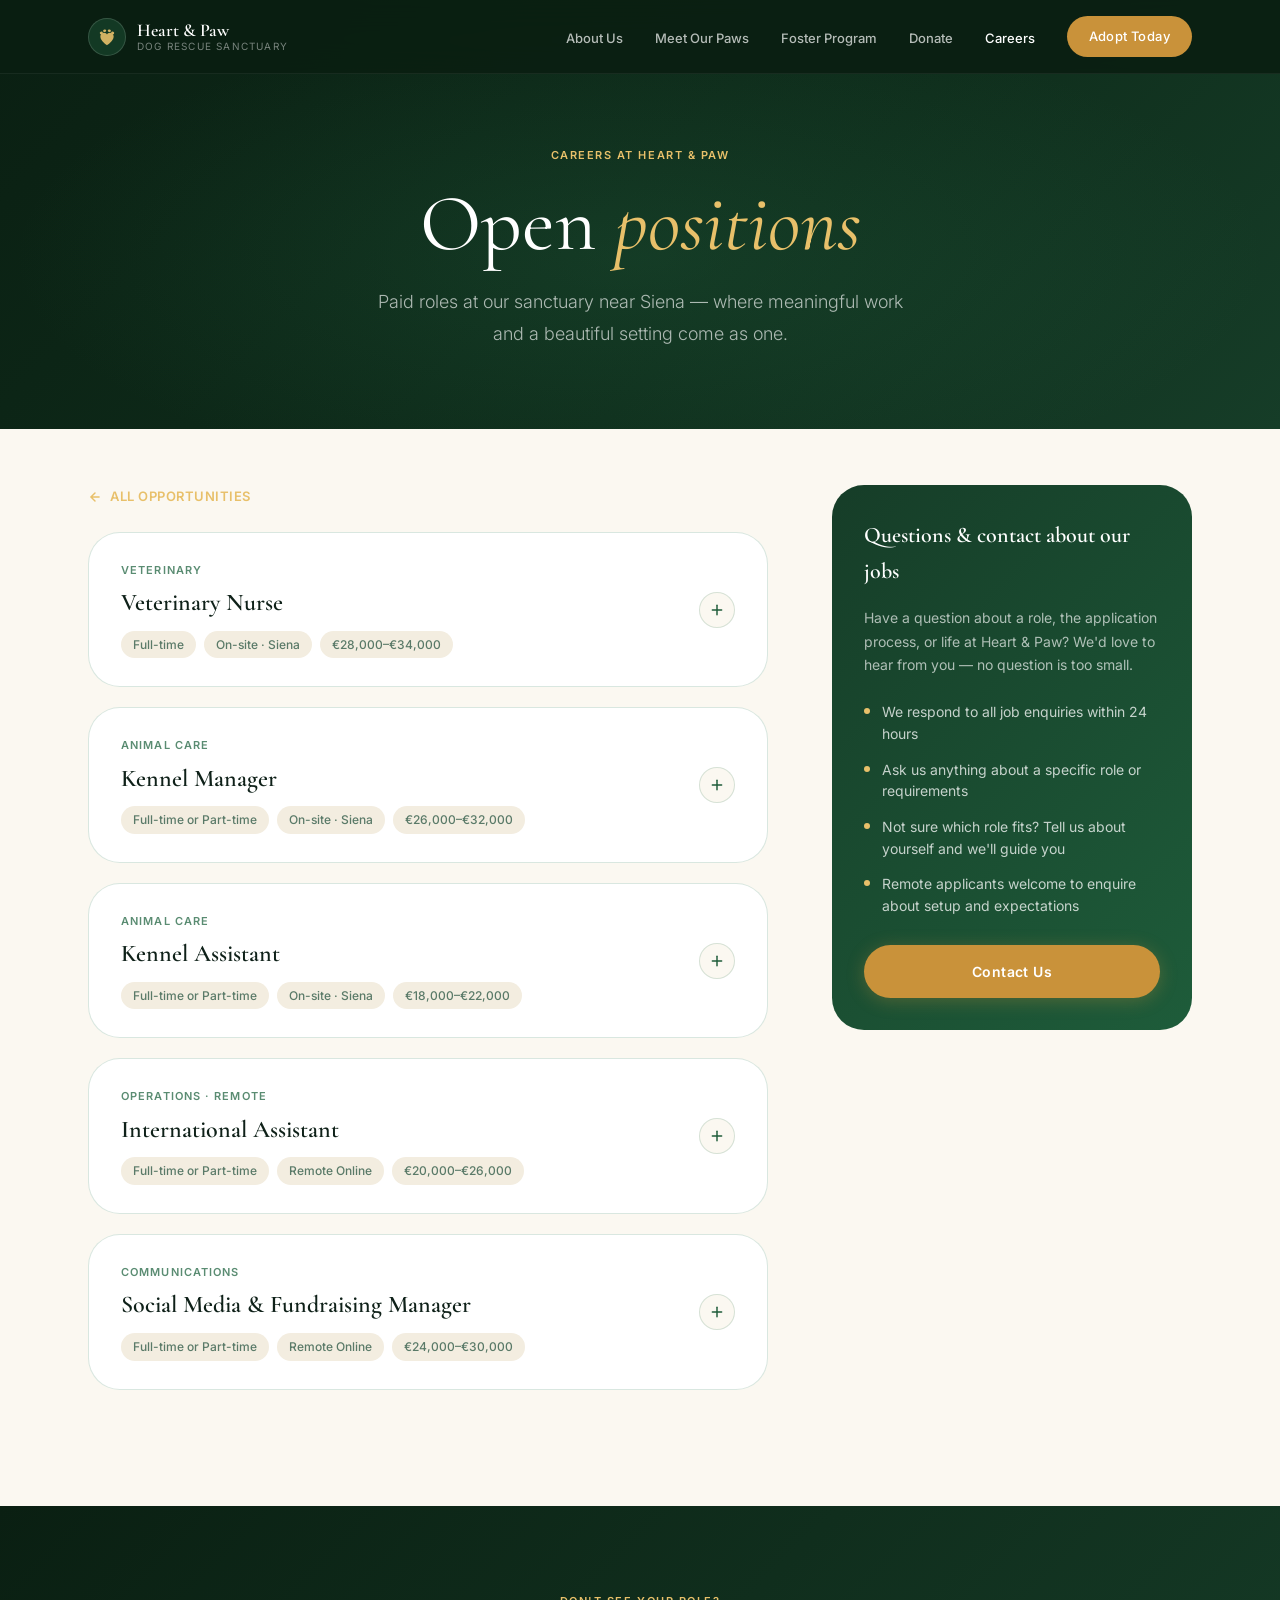
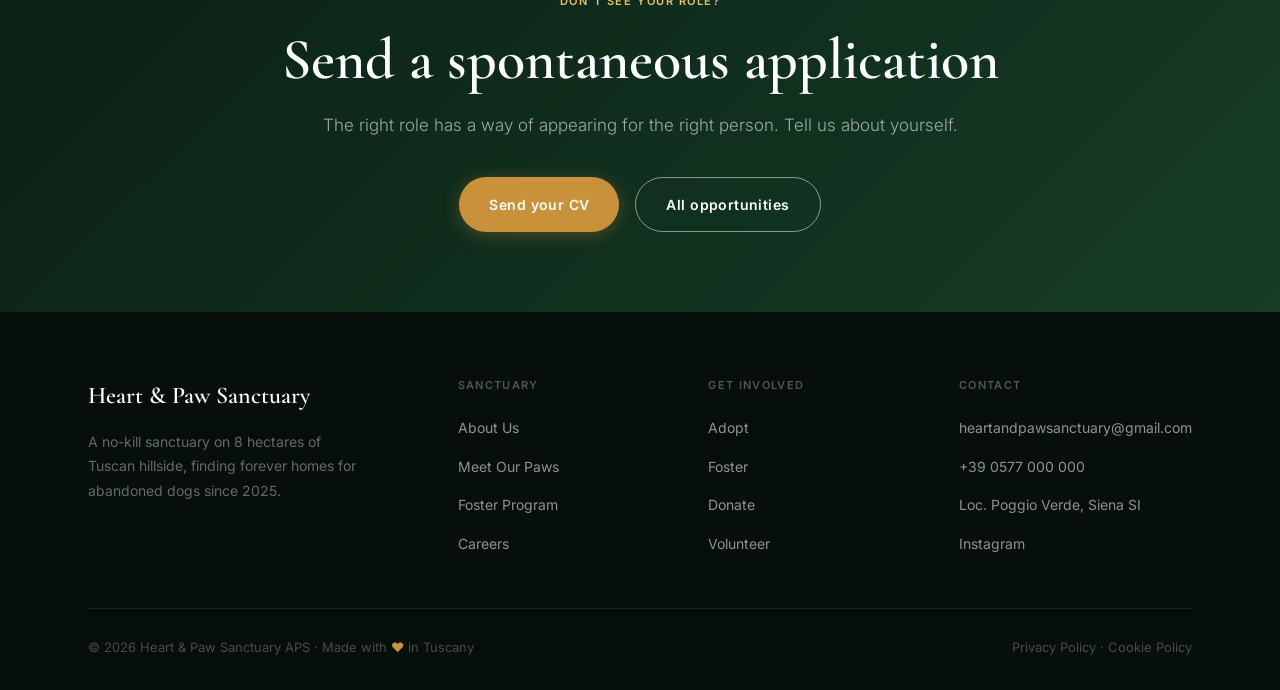
<file: jobs.html>
<!DOCTYPE html>
<html lang="en">
<head>
  <meta charset="UTF-8"/>
  <meta name="viewport" content="width=device-width, initial-scale=1.0"/>
  <title>Jobs — Heart & Paw Sanctuary</title>
  <link rel="preconnect" href="https://fonts.googleapis.com"/>
  <link rel="preconnect" href="https://fonts.gstatic.com" crossorigin/>
  <link href="https://fonts.googleapis.com/css2?family=Playfair+Display:ital,wght@0,400;0,600;0,700;1,400;1,600&family=Cormorant+Garamond:ital,wght@0,300;0,400;0,600;1,300;1,400;1,600&family=Inter:wght@300;400;500;600&display=swap" rel="stylesheet"/>
  <link rel="stylesheet" href="shared.css"/>
  <style>
    /* ── Jobs page ── */
    .back-link {
      display: inline-flex;
      align-items: center;
      gap: 8px;
      font-size: 13px;
      font-weight: 600;
      color: var(--gold-light);
      letter-spacing: .04em;
      text-transform: uppercase;
      margin-bottom: 24px;
      transition: gap 200ms;
    }
    .back-link:hover { gap: 4px; }
    .back-link svg { width: 14px; height: 14px; }

    .roles-intro {
      background: var(--ivory);
      padding-top: 56px;
    }
    .roles-intro-grid {
      display: grid;
      grid-template-columns: 1fr 360px;
      gap: 64px;
      align-items: start;
    }
    @media (max-width: 900px) { .roles-intro-grid { grid-template-columns: 1fr; } }
    .roles-sidebar {
      background: linear-gradient(135deg, var(--eden-forest), var(--eden-rich));
      border-radius: var(--radius-lg);
      padding: 32px;
      color: var(--white);
      position: sticky;
      top: 100px;
    }
    .roles-sidebar h4 {
      font-family: var(--font-display);
      font-size: 22px;
      font-weight: 600;
      margin-bottom: 16px;
    }
    .roles-sidebar p { font-size: 14px; color: rgba(255,255,255,.65); line-height: 1.7; margin-bottom: 24px; }
    .sidebar-perks { display: flex; flex-direction: column; gap: 14px; margin-bottom: 28px; }
    .sidebar-perk { display: flex; gap: 12px; align-items: flex-start; }
    .sidebar-perk-dot {
      width: 6px; height: 6px;
      border-radius: 50%;
      background: var(--gold-light);
      flex-shrink: 0;
      margin-top: 7px;
    }
    .sidebar-perk span { font-size: 14px; color: rgba(255,255,255,.75); line-height: 1.55; }

    .role-card {
      background: var(--white);
      border-radius: var(--radius-lg);
      border: 1px solid var(--border-green);
      overflow: hidden;
      margin-bottom: 20px;
      transition: box-shadow 250ms;
    }
    .role-card:hover { box-shadow: var(--shadow-md); }
    .role-header {
      display: flex;
      justify-content: space-between;
      align-items: center;
      padding: 28px 32px;
      cursor: pointer;
      gap: 20px;
      flex-wrap: wrap;
    }
    .role-left { flex: 1; }
    .role-dept { font-size: 11px; font-weight: 600; letter-spacing: .1em; text-transform: uppercase; color: var(--eden-sage); margin-bottom: 4px; }
    .role-title { font-family: var(--font-display); font-size: 24px; font-weight: 600; color: var(--text-dark); }
    .role-tags { display: flex; flex-wrap: wrap; gap: 8px; margin-top: 8px; }
    .role-tag { background: var(--ivory-warm); color: var(--text-soft); font-size: 12px; font-weight: 500; padding: 4px 12px; border-radius: var(--radius-full); }
    .role-arrow {
      width: 36px; height: 36px;
      border-radius: 50%;
      background: var(--ivory);
      border: 1px solid var(--border-green);
      display: flex; align-items: center; justify-content: center;
      transition: background 200ms;
      flex-shrink: 0;
    }
    .role-arrow svg { width: 16px; height: 16px; color: var(--eden-rich); transition: transform 300ms; }
    .role-card.open .role-arrow { background: var(--eden-rich); }
    .role-card.open .role-arrow svg { color: var(--white); transform: rotate(45deg); }
    .role-body { max-height: 0; overflow: hidden; transition: max-height 400ms ease; }
    .role-body.open { max-height: 900px; }
    .role-body-inner { padding: 0 32px 32px; border-top: 1px solid var(--border-green); padding-top: 28px; }
    .role-body-inner p { font-size: 15px; color: var(--text-soft); line-height: 1.75; margin-bottom: 20px; }
    .role-reqs { margin-bottom: 24px; }
    .role-reqs h5 { font-size: 13px; font-weight: 600; letter-spacing: .06em; text-transform: uppercase; color: var(--text-mid); margin-bottom: 12px; }
    .role-reqs ul { list-style: none; display: flex; flex-direction: column; gap: 8px; }
    .role-reqs ul li { display: flex; gap: 10px; font-size: 14px; color: var(--text-soft); line-height: 1.6; }
    .role-reqs ul li::before { content: '—'; color: var(--eden-sage); flex-shrink: 0; }
    .apply-btn {
      display: inline-flex;
      align-items: center;
      gap: 8px;
      padding: 13px 26px;
      background: var(--eden-rich);
      color: var(--white);
      border-radius: var(--radius-full);
      font-size: 14px;
      font-weight: 600;
      transition: all 200ms;
    }
    .apply-btn:hover { background: var(--eden-forest); transform: translateY(-1px); }

    /* Spontaneous */
    .spontaneous {
      background: linear-gradient(135deg, var(--eden-deep), var(--eden-forest));
      padding-block: 80px;
      text-align: center;
    }
    .spontaneous .tag { color: var(--gold-light); }
    .spontaneous .section-title { color: var(--white); }
    .spontaneous .section-sub { color: rgba(255,255,255,.6); margin-inline: auto; }
    .spontaneous-actions { display: flex; justify-content: center; gap: 16px; margin-top: 36px; flex-wrap: wrap; }
  </style>
</head>
<body>

  <!-- NAV -->
  <nav class="nav">
    <div class="container nav-inner">
      <a href="index.html" class="nav-logo">
        <div class="nav-logo-mark">
          <svg viewBox="0 0 24 24" fill="none">
            <ellipse cx="5.2" cy="7" rx="1.9" ry="1.5" transform="rotate(-30 5.2 7)" fill="rgba(232,192,106,0.9)"/>
            <ellipse cx="9.2" cy="4.5" rx="1.9" ry="1.5" transform="rotate(-10 9.2 4.5)" fill="rgba(232,192,106,0.9)"/>
            <ellipse cx="14.8" cy="4.5" rx="1.9" ry="1.5" transform="rotate(10 14.8 4.5)" fill="rgba(232,192,106,0.9)"/>
            <ellipse cx="18.8" cy="7" rx="1.9" ry="1.5" transform="rotate(30 18.8 7)" fill="rgba(232,192,106,0.9)"/>
            <path d="M12 22C12 22 4 17 4 11.5C4 8.97 6.01 7 8.5 7C10.24 7 11.41 8.08 12 9C12.59 8.08 13.76 7 15.5 7C17.99 7 20 8.97 20 11.5C20 17 12 22 12 22Z" fill="rgba(232,192,106,0.9)"/>
          </svg>
        </div>
        <div class="nav-brand">
          <span class="nav-brand-top">Heart &amp; Paw</span>
          <span class="nav-brand-sub">Dog Rescue Sanctuary</span>
        </div>
      </a>
      <ul class="nav-links">
        <li><a href="about.html">About Us</a></li>
        <li><a href="index.html#dogs">Meet Our Paws</a></li>
        <li><a href="foster.html">Foster Program</a></li>
        <li><a href="donate.html">Donate</a></li>
        <li><a href="careers.html" class="active">Careers</a></li>
        <li><a href="index.html#contact" class="btn nav-cta">Adopt Today</a></li>
      </ul>
      <button class="nav-hamburger" aria-label="Toggle menu" onclick="toggleNav()">
        <span></span><span></span><span></span>
      </button>
    </div>
  </nav>

  <!-- PAGE HERO -->
  <section class="page-hero">
    <div class="container page-hero-content">
      <span class="tag">Careers at Heart &amp; Paw</span>
      <h1>Open <em>positions</em></h1>
      <p>Paid roles at our sanctuary near Siena — where meaningful work and a beautiful setting come as one.</p>
    </div>
  </section>

  <!-- ROLES -->
  <section class="section roles-intro">
    <div class="container">
      <div class="roles-intro-grid">

        <!-- ROLE LIST -->
        <div>
          <a href="careers.html" class="back-link">
            <svg viewBox="0 0 24 24" fill="none" stroke="currentColor" stroke-width="2.5" stroke-linecap="round" aria-hidden="true"><path d="M19 12H5M12 19l-7-7 7-7"/></svg>
            All opportunities
          </a>

          <div class="role-card reveal" onclick="toggleRole(this)">
            <div class="role-header">
              <div class="role-left">
                <div class="role-dept">Veterinary</div>
                <div class="role-title">Veterinary Nurse</div>
                <div class="role-tags">
                  <span class="role-tag">Full-time</span>
                  <span class="role-tag">On-site · Siena</span>
                  <span class="role-tag">€28,000–€34,000</span>
                </div>
              </div>
              <div class="role-arrow" aria-hidden="true">
                <svg viewBox="0 0 24 24" fill="none" stroke="currentColor" stroke-width="2.2" stroke-linecap="round"><line x1="12" y1="5" x2="12" y2="19"/><line x1="5" y1="12" x2="19" y2="12"/></svg>
              </div>
            </div>
            <div class="role-body">
              <div class="role-body-inner">
                <p>We are looking for a qualified veterinary nurse to join our on-site medical team. You will assist with daily health checks, post-operative care, vaccination programmes, and the ongoing medical management of our 40–60 resident dogs.</p>
                <div class="role-reqs">
                  <h5>Requirements</h5>
                  <ul>
                    <li>Qualified veterinary nurse (RVN or European equivalent)</li>
                    <li>Minimum 2 years clinical experience</li>
                    <li>Experience with dogs essential; rescue/shelter experience preferred</li>
                    <li>Italian or English essential; both a strong advantage</li>
                    <li>Genuine passion for animal welfare</li>
                  </ul>
                </div>
                <a href="mailto:heartandpawsanctuary@gmail.com?subject=Application: Veterinary Nurse" class="apply-btn">
                  Apply for this role
                  <svg width="14" height="14" viewBox="0 0 24 24" fill="none" stroke="currentColor" stroke-width="2.5" stroke-linecap="round" aria-hidden="true"><path d="M5 12h14M12 5l7 7-7 7"/></svg>
                </a>
              </div>
            </div>
          </div>

          <div class="role-card reveal" onclick="toggleRole(this)">
            <div class="role-header">
              <div class="role-left">
                <div class="role-dept">Animal Care</div>
                <div class="role-title">Kennel Manager</div>
                <div class="role-tags">
                  <span class="role-tag">Full-time or Part-time</span>
                  <span class="role-tag">On-site · Siena</span>
                  <span class="role-tag">€26,000–€32,000</span>
                </div>
              </div>
              <div class="role-arrow" aria-hidden="true">
                <svg viewBox="0 0 24 24" fill="none" stroke="currentColor" stroke-width="2.2" stroke-linecap="round"><line x1="12" y1="5" x2="12" y2="19"/><line x1="5" y1="12" x2="19" y2="12"/></svg>
              </div>
            </div>
            <div class="role-body">
              <div class="role-body-inner">
                <p>Oversee the daily running of our kennel and outdoor enclosure areas across the sanctuary's 8 hectares. You will lead a small care team, manage feeding and enrichment schedules, coordinate with our vet on resident health, and ensure every dog's environment meets the highest welfare standards.</p>
                <div class="role-reqs">
                  <h5>Requirements</h5>
                  <ul>
                    <li>Proven experience in kennel, shelter, or rescue management</li>
                    <li>Strong leadership and team coordination skills</li>
                    <li>Deep knowledge of canine behaviour and welfare standards</li>
                    <li>Physical fitness — the role involves outdoor work in all conditions</li>
                    <li>Italian or English essential; both a strong advantage</li>
                  </ul>
                </div>
                <a href="mailto:heartandpawsanctuary@gmail.com?subject=Application: Kennel Manager" class="apply-btn">
                  Apply for this role
                  <svg width="14" height="14" viewBox="0 0 24 24" fill="none" stroke="currentColor" stroke-width="2.5" stroke-linecap="round" aria-hidden="true"><path d="M5 12h14M12 5l7 7-7 7"/></svg>
                </a>
              </div>
            </div>
          </div>

          <div class="role-card reveal" onclick="toggleRole(this)">
            <div class="role-header">
              <div class="role-left">
                <div class="role-dept">Animal Care</div>
                <div class="role-title">Kennel Assistant</div>
                <div class="role-tags">
                  <span class="role-tag">Full-time or Part-time</span>
                  <span class="role-tag">On-site · Siena</span>
                  <span class="role-tag">€18,000–€22,000</span>
                </div>
              </div>
              <div class="role-arrow" aria-hidden="true">
                <svg viewBox="0 0 24 24" fill="none" stroke="currentColor" stroke-width="2.2" stroke-linecap="round"><line x1="12" y1="5" x2="12" y2="19"/><line x1="5" y1="12" x2="19" y2="12"/></svg>
              </div>
            </div>
            <div class="role-body">
              <div class="role-body-inner">
                <p>A hands-on entry-level role supporting the Kennel Manager with the day-to-day care of our resident dogs. You will feed, walk, clean, and — most importantly — spend time with dogs who need human connection to heal. No two days are the same.</p>
                <div class="role-reqs">
                  <h5>Requirements</h5>
                  <ul>
                    <li>A genuine love for dogs and calm, patient energy around animals</li>
                    <li>Physical fitness and willingness to work outdoors in all weather</li>
                    <li>Previous experience with dogs is helpful but not essential</li>
                    <li>Reliable, punctual, and a strong team contributor</li>
                    <li>Basic Italian or English; willingness to learn on the job</li>
                  </ul>
                </div>
                <a href="mailto:heartandpawsanctuary@gmail.com?subject=Application: Kennel Assistant" class="apply-btn">
                  Apply for this role
                  <svg width="14" height="14" viewBox="0 0 24 24" fill="none" stroke="currentColor" stroke-width="2.5" stroke-linecap="round" aria-hidden="true"><path d="M5 12h14M12 5l7 7-7 7"/></svg>
                </a>
              </div>
            </div>
          </div>

          <div class="role-card reveal" onclick="toggleRole(this)">
            <div class="role-header">
              <div class="role-left">
                <div class="role-dept">Operations · Remote</div>
                <div class="role-title">International Assistant</div>
                <div class="role-tags">
                  <span class="role-tag">Full-time or Part-time</span>
                  <span class="role-tag">Remote Online</span>
                  <span class="role-tag">€20,000–€26,000</span>
                </div>
              </div>
              <div class="role-arrow" aria-hidden="true">
                <svg viewBox="0 0 24 24" fill="none" stroke="currentColor" stroke-width="2.2" stroke-linecap="round"><line x1="12" y1="5" x2="12" y2="19"/><line x1="5" y1="12" x2="19" y2="12"/></svg>
              </div>
            </div>
            <div class="role-body">
              <div class="role-body-inner">
                <p>A fully remote role supporting our international adoption and fostering network. You will be the first point of contact for families across Europe — responding to enquiries, coordinating transport logistics, translating communications, and ensuring every family has a smooth experience from first message to adoption day.</p>
                <div class="role-reqs">
                  <h5>Requirements</h5>
                  <ul>
                    <li>Fluency in English plus at least one other European language (German, Dutch, French, or Spanish strongly preferred)</li>
                    <li>Excellent written communication and customer-facing skills</li>
                    <li>Organised, self-motivated, and comfortable working independently</li>
                    <li>Familiarity with EU pet transport and import/export requirements a strong advantage</li>
                    <li>Genuine passion for animal welfare and the Heart &amp; Paw mission</li>
                  </ul>
                </div>
                <a href="mailto:heartandpawsanctuary@gmail.com?subject=Application: International Assistant" class="apply-btn">
                  Apply for this role
                  <svg width="14" height="14" viewBox="0 0 24 24" fill="none" stroke="currentColor" stroke-width="2.5" stroke-linecap="round" aria-hidden="true"><path d="M5 12h14M12 5l7 7-7 7"/></svg>
                </a>
              </div>
            </div>
          </div>

          <div class="role-card reveal" onclick="toggleRole(this)">
            <div class="role-header">
              <div class="role-left">
                <div class="role-dept">Communications</div>
                <div class="role-title">Social Media &amp; Fundraising Manager</div>
                <div class="role-tags">
                  <span class="role-tag">Full-time or Part-time</span>
                  <span class="role-tag">Remote Online</span>
                  <span class="role-tag">€24,000–€30,000</span>
                </div>
              </div>
              <div class="role-arrow" aria-hidden="true">
                <svg viewBox="0 0 24 24" fill="none" stroke="currentColor" stroke-width="2.2" stroke-linecap="round"><line x1="12" y1="5" x2="12" y2="19"/><line x1="5" y1="12" x2="19" y2="12"/></svg>
              </div>
            </div>
            <div class="role-body">
              <div class="role-body-inner">
                <p>We have stories to tell and a community that genuinely cares. We need someone with warmth, creativity, and a head for fundraising to grow our donor base, tell our dogs' stories, and connect with adopters across Europe.</p>
                <div class="role-reqs">
                  <h5>Requirements</h5>
                  <ul>
                    <li>Proven experience managing social media for a cause-driven or lifestyle brand</li>
                    <li>Strong copywriting in English (additional languages a big plus)</li>
                    <li>Experience with donation platforms, email campaigns, or grant writing</li>
                    <li>Photography or video editing skills a strong advantage</li>
                    <li>Deep genuine alignment with animal welfare and our mission</li>
                  </ul>
                </div>
                <a href="mailto:heartandpawsanctuary@gmail.com?subject=Application: Social Media and Fundraising Manager" class="apply-btn">
                  Apply for this role
                  <svg width="14" height="14" viewBox="0 0 24 24" fill="none" stroke="currentColor" stroke-width="2.5" stroke-linecap="round" aria-hidden="true"><path d="M5 12h14M12 5l7 7-7 7"/></svg>
                </a>
              </div>
            </div>
          </div>

        </div>

        <!-- SIDEBAR -->
        <div class="reveal reveal-delay-1">
          <div class="roles-sidebar">
            <h4>Questions &amp; contact about our jobs</h4>
            <p>Have a question about a role, the application process, or life at Heart &amp; Paw? We'd love to hear from you — no question is too small.</p>
            <div class="sidebar-perks">
              <div class="sidebar-perk"><div class="sidebar-perk-dot"></div><span>We respond to all job enquiries within 24 hours</span></div>
              <div class="sidebar-perk"><div class="sidebar-perk-dot"></div><span>Ask us anything about a specific role or requirements</span></div>
              <div class="sidebar-perk"><div class="sidebar-perk-dot"></div><span>Not sure which role fits? Tell us about yourself and we'll guide you</span></div>
              <div class="sidebar-perk"><div class="sidebar-perk-dot"></div><span>Remote applicants welcome to enquire about setup and expectations</span></div>
            </div>
            <a href="mailto:heartandpawsanctuary@gmail.com?subject=Job Enquiry" class="btn btn-gold" style="width:100%;justify-content:center">Contact Us</a>
          </div>
        </div>

      </div>
    </div>
  </section>

  <!-- SPONTANEOUS -->
  <section class="spontaneous">
    <div class="container">
      <span class="tag">Don't see your role?</span>
      <h2 class="section-title">Send a spontaneous application</h2>
      <p class="section-sub">The right role has a way of appearing for the right person. Tell us about yourself.</p>
      <div class="spontaneous-actions">
        <a href="mailto:heartandpawsanctuary@gmail.com?subject=Spontaneous Application" class="btn btn-gold">Send your CV</a>
        <a href="careers.html" class="btn btn-outline-white">All opportunities</a>
      </div>
    </div>
  </section>

  <!-- FOOTER -->
  <footer class="footer">
    <div class="container">
      <div class="footer-grid">
        <div class="footer-brand">
          <div class="footer-brand-name">Heart &amp; Paw Sanctuary</div>
          <p>A no-kill sanctuary on 8 hectares of Tuscan hillside, finding forever homes for abandoned dogs since 2025.</p>
        </div>
        <div class="footer-col">
          <h4>Sanctuary</h4>
          <ul>
            <li><a href="about.html">About Us</a></li>
            <li><a href="index.html#dogs">Meet Our Paws</a></li>
            <li><a href="foster.html">Foster Program</a></li>
            <li><a href="careers.html">Careers</a></li>
          </ul>
        </div>
        <div class="footer-col">
          <h4>Get Involved</h4>
          <ul>
            <li><a href="index.html#contact">Adopt</a></li>
            <li><a href="foster.html">Foster</a></li>
            <li><a href="donate.html">Donate</a></li>
            <li><a href="volunteer.html">Volunteer</a></li>
          </ul>
        </div>
        <div class="footer-col">
          <h4>Contact</h4>
          <ul>
            <li><a href="mailto:heartandpawsanctuary@gmail.com">heartandpawsanctuary@gmail.com</a></li>
            <li><a href="tel:+390577000000">+39 0577 000 000</a></li>
            <li><a href="#">Loc. Poggio Verde, Siena SI</a></li>
            <li><a href="#">Instagram</a></li>
          </ul>
        </div>
      </div>
      <div class="footer-bottom">
        <p>© 2026 Heart &amp; Paw Sanctuary APS · Made with <span class="footer-heart">♥</span> in Tuscany</p>
        <p>Privacy Policy · Cookie Policy</p>
      </div>
    </div>
  </footer>

  <script>
    function toggleNav() {
      document.querySelector(".nav-links").classList.toggle("open");
      document.querySelector(".nav-hamburger").classList.toggle("open");
    }
    const observer = new IntersectionObserver(entries => {
      entries.forEach(e => { if (e.isIntersecting) { e.target.classList.add('visible'); observer.unobserve(e.target); } });
    }, { threshold: 0.1 });
    document.querySelectorAll('.reveal').forEach(el => observer.observe(el));

    function toggleRole(card) {
      const isOpen = card.classList.contains('open');
      document.querySelectorAll('.role-card').forEach(c => { c.classList.remove('open'); c.querySelector('.role-body').classList.remove('open'); });
      if (!isOpen) { card.classList.add('open'); card.querySelector('.role-body').classList.add('open'); }
    }
  </script>
</body>
</html>
</file>
<file: shared.css>
/* ── Shared tokens & base styles for Heart & Paw inner pages ── */
:root {
  --eden-deep:      #0A1F12;
  --eden-forest:    #163D28;
  --eden-rich:      #1E5C3A;
  --eden-emerald:   #2D7A52;
  --eden-sage:      #5A8C72;
  --eden-mist:      #A8C5B5;
  --gold:           #C9923A;
  --gold-light:     #E8C06A;
  --gold-pale:      #F5E4B8;
  --ivory:          #FBF8F1;
  --ivory-warm:     #F3EDE0;
  --petal:          #F7EFE4;
  --text-dark:      #0F2119;
  --text-mid:       #2D5240;
  --text-soft:      #5A7A68;
  --text-muted:     #8AAD98;
  --white:          #FFFFFF;
  --border-green:   rgba(45,122,82,.18);
  --shadow-sm:  0 2px 8px rgba(10,31,18,.1);
  --shadow-md:  0 8px 32px rgba(10,31,18,.15);
  --shadow-lg:  0 20px 60px rgba(10,31,18,.22);
  --radius-sm: 10px;
  --radius-md: 20px;
  --radius-lg: 32px;
  --radius-full: 9999px;
  --font-display: 'Cormorant Garamond', Georgia, serif;
  --font-serif:   'Playfair Display', Georgia, serif;
  --font-sans:    'Inter', system-ui, sans-serif;
}

*, *::before, *::after { box-sizing: border-box; margin: 0; padding: 0; }
html { scroll-behavior: smooth; }
body {
  font-family: var(--font-sans);
  background: var(--ivory);
  color: var(--text-dark);
  line-height: 1.65;
  -webkit-font-smoothing: antialiased;
  overflow-x: hidden;
}
img { max-width: 100%; display: block; }
a { color: inherit; text-decoration: none; }
button { cursor: pointer; border: none; background: none; font: inherit; }

.container { max-width: 1160px; margin-inline: auto; padding-inline: 28px; }
.section { padding-block: 96px; }

.tag {
  display: inline-block;
  font-family: var(--font-sans);
  font-size: 11px;
  font-weight: 600;
  letter-spacing: .14em;
  text-transform: uppercase;
  color: var(--eden-emerald);
  margin-bottom: 18px;
}
.section-title {
  font-family: var(--font-display);
  font-size: clamp(36px, 5vw, 58px);
  font-weight: 600;
  line-height: 1.1;
  color: var(--text-dark);
  margin-bottom: 20px;
}
.section-sub {
  font-size: 17px;
  color: var(--text-soft);
  line-height: 1.75;
  font-weight: 300;
}

/* Buttons */
.btn {
  display: inline-flex;
  align-items: center;
  gap: 9px;
  padding: 15px 30px;
  border-radius: var(--radius-full);
  font-size: 14px;
  font-weight: 600;
  letter-spacing: .03em;
  transition: all 220ms ease;
  cursor: pointer;
  border: none;
  font-family: var(--font-sans);
}
.btn-eden {
  background: var(--eden-rich);
  color: var(--white);
  box-shadow: 0 3px 18px rgba(30,92,58,.35);
}
.btn-eden:hover { background: var(--eden-forest); transform: translateY(-2px); box-shadow: 0 6px 28px rgba(30,92,58,.45); }
.btn-gold {
  background: var(--gold);
  color: var(--white);
  box-shadow: 0 3px 18px rgba(201,146,58,.3);
}
.btn-gold:hover { background: #B07B2A; transform: translateY(-2px); }
.btn-outline-eden {
  border: 1.5px solid var(--eden-emerald);
  color: var(--eden-rich);
  background: transparent;
}
.btn-outline-eden:hover { background: var(--eden-rich); color: var(--white); transform: translateY(-2px); }
.btn-outline-white {
  border: 1.5px solid rgba(255,255,255,.5);
  color: var(--white);
  background: transparent;
}
.btn-outline-white:hover { background: rgba(255,255,255,.12); border-color: rgba(255,255,255,.8); transform: translateY(-2px); }

/* Nav */
.nav {
  position: fixed;
  top: 0; left: 0; right: 0;
  z-index: 100;
  padding: 16px 0;
  background: rgba(10,31,18,.92);
  backdrop-filter: blur(16px);
  -webkit-backdrop-filter: blur(16px);
  border-bottom: 1px solid rgba(255,255,255,.06);
}
.nav-inner { display: flex; align-items: center; justify-content: space-between; }
.nav-logo { display: flex; align-items: center; gap: 11px; }
.nav-logo-mark {
  width: 38px; height: 38px;
  background: rgba(45,122,82,.3);
  border-radius: 50%;
  display: flex; align-items: center; justify-content: center;
  border: 1px solid rgba(255,255,255,.15);
}
.nav-logo-mark svg { width: 20px; height: 20px; }
.nav-brand { display: flex; flex-direction: column; line-height: 1.1; }
.nav-brand-top { font-family: var(--font-display); font-size: 18px; font-weight: 600; color: var(--white); }
.nav-brand-sub { font-size: 10px; letter-spacing: .12em; text-transform: uppercase; color: rgba(255,255,255,.45); }
.nav-links { display: flex; align-items: center; gap: 32px; list-style: none; }
.nav-links a { font-size: 13px; font-weight: 500; color: rgba(255,255,255,.7); transition: color 200ms; }
.nav-links a:hover, .nav-links a.active { color: var(--white); }
.nav-cta {
  background: var(--gold) !important;
  color: var(--white) !important;
  padding: 10px 22px !important;
  font-size: 13px !important;
}
.nav-cta:hover { background: #B07B2A !important; transform: translateY(-1px) !important; }
.nav-hamburger {
  display: none;
  flex-direction: column;
  gap: 5px;
  padding: 8px;
  background: none;
  border: none;
  cursor: pointer;
}
.nav-hamburger span {
  display: block;
  width: 22px;
  height: 2px;
  background: rgba(255,255,255,.8);
  border-radius: 2px;
  transition: transform 250ms, opacity 250ms;
}
.nav-hamburger.open span:nth-child(1) { transform: translateY(7px) rotate(45deg); }
.nav-hamburger.open span:nth-child(2) { opacity: 0; }
.nav-hamburger.open span:nth-child(3) { transform: translateY(-7px) rotate(-45deg); }

@media (max-width: 768px) {
  .nav-hamburger { display: flex; }
  .nav-links {
    display: none;
    position: absolute;
    top: 100%;
    left: 0; right: 0;
    background: rgba(10,31,18,.97);
    backdrop-filter: blur(16px);
    -webkit-backdrop-filter: blur(16px);
    flex-direction: column;
    align-items: stretch;
    gap: 0;
    padding: 8px 0 16px;
    border-top: 1px solid rgba(255,255,255,.08);
  }
  .nav-links.open { display: flex; }
  .nav-links li { width: 100%; }
  .nav-links a { display: block; padding: 13px 28px; font-size: 15px; }
  .nav-cta { margin: 10px 28px !important; width: calc(100% - 56px) !important; justify-content: center; padding: 12px 22px !important; }
}

/* Page hero banner */
.page-hero {
  padding-top: 140px;
  padding-bottom: 80px;
  background: linear-gradient(135deg, var(--eden-deep) 0%, #0F2E1C 60%, var(--eden-forest) 100%);
  position: relative;
  overflow: hidden;
  text-align: center;
}
.page-hero::before {
  content: '';
  position: absolute;
  inset: 0;
  background: radial-gradient(ellipse 70% 80% at 50% 60%, rgba(45,122,82,.2) 0%, transparent 70%);
}
.page-hero-content { position: relative; z-index: 1; }
.page-hero .tag { color: var(--gold-light); }
.page-hero h1 { font-family: var(--font-display); font-size: clamp(44px, 7vw, 80px); font-weight: 400; color: var(--white); line-height: 1.05; margin-bottom: 20px; }
.page-hero h1 em { font-style: italic; color: var(--gold-light); }
.page-hero p { font-size: 18px; color: rgba(255,255,255,.65); line-height: 1.75; font-weight: 300; max-width: 560px; margin-inline: auto; }

/* Forms */
.form-group { margin-bottom: 24px; }
.form-label { display: block; font-size: 13px; font-weight: 600; color: var(--text-mid); margin-bottom: 8px; letter-spacing: .03em; }
.form-label span { color: var(--gold); margin-left: 2px; }
.form-input, .form-select, .form-textarea {
  width: 100%;
  padding: 14px 18px;
  border: 1.5px solid var(--border-green);
  border-radius: var(--radius-sm);
  font-size: 15px;
  font-family: var(--font-sans);
  color: var(--text-dark);
  background: var(--white);
  transition: border-color 200ms, box-shadow 200ms;
  appearance: none;
}
.form-input:focus, .form-select:focus, .form-textarea:focus {
  outline: none;
  border-color: var(--eden-emerald);
  box-shadow: 0 0 0 3px rgba(45,122,82,.12);
}
.form-textarea { min-height: 140px; resize: vertical; line-height: 1.65; }
.form-select { background-image: url("data:image/svg+xml,%3Csvg xmlns='http://www.w3.org/2000/svg' width='16' height='16' viewBox='0 0 24 24' fill='none' stroke='%235A7A68' stroke-width='2' stroke-linecap='round'%3E%3Cpath d='M6 9l6 6 6-6'/%3E%3C/svg%3E"); background-repeat: no-repeat; background-position: right 14px center; padding-right: 44px; cursor: pointer; }
.form-hint { font-size: 12px; color: var(--text-muted); margin-top: 6px; }
.form-row { display: grid; grid-template-columns: 1fr 1fr; gap: 20px; }
@media (max-width: 600px) { .form-row { grid-template-columns: 1fr; } }
.form-check { display: flex; gap: 12px; align-items: flex-start; }
.form-check input[type=checkbox] { width: 18px; height: 18px; margin-top: 2px; accent-color: var(--eden-rich); flex-shrink: 0; cursor: pointer; }
.form-check label { font-size: 14px; color: var(--text-soft); line-height: 1.6; cursor: pointer; }

/* Footer */
.footer { background: #060F09; padding-block: 64px 32px; }
.footer-grid { display: grid; grid-template-columns: 1.6fr repeat(3,1fr); gap: 52px; margin-bottom: 52px; }
.footer-brand-name { font-family: var(--font-display); font-size: 24px; font-weight: 600; color: var(--white); margin-bottom: 14px; }
.footer-brand p { font-size: 14px; color: rgba(255,255,255,.38); line-height: 1.75; max-width: 270px; }
.footer-col h4 { font-size: 11px; font-weight: 600; letter-spacing: .12em; text-transform: uppercase; color: rgba(255,255,255,.3); margin-bottom: 20px; }
.footer-col ul { list-style: none; display: flex; flex-direction: column; gap: 12px; }
.footer-col ul a { font-size: 14px; color: rgba(255,255,255,.55); transition: color 200ms; }
.footer-col ul a:hover { color: var(--gold-light); }
.footer-bottom { border-top: 1px solid rgba(255,255,255,.07); padding-top: 28px; display: flex; justify-content: space-between; align-items: center; flex-wrap: wrap; gap: 12px; }
.footer-bottom p { font-size: 13px; color: rgba(255,255,255,.26); }
.footer-heart { color: var(--gold); }
@media (max-width: 820px) { .footer-grid { grid-template-columns: 1fr 1fr; } .footer-brand { grid-column: 1/-1; } }
@media (max-width: 480px) { .footer-grid { grid-template-columns: 1fr; } }

/* Reveal */
.reveal { opacity: 0; transform: translateY(28px); transition: opacity 650ms ease, transform 650ms ease; }
.reveal.visible { opacity: 1; transform: translateY(0); }
.reveal-delay-1 { transition-delay: 100ms; }
.reveal-delay-2 { transition-delay: 200ms; }
</file>
